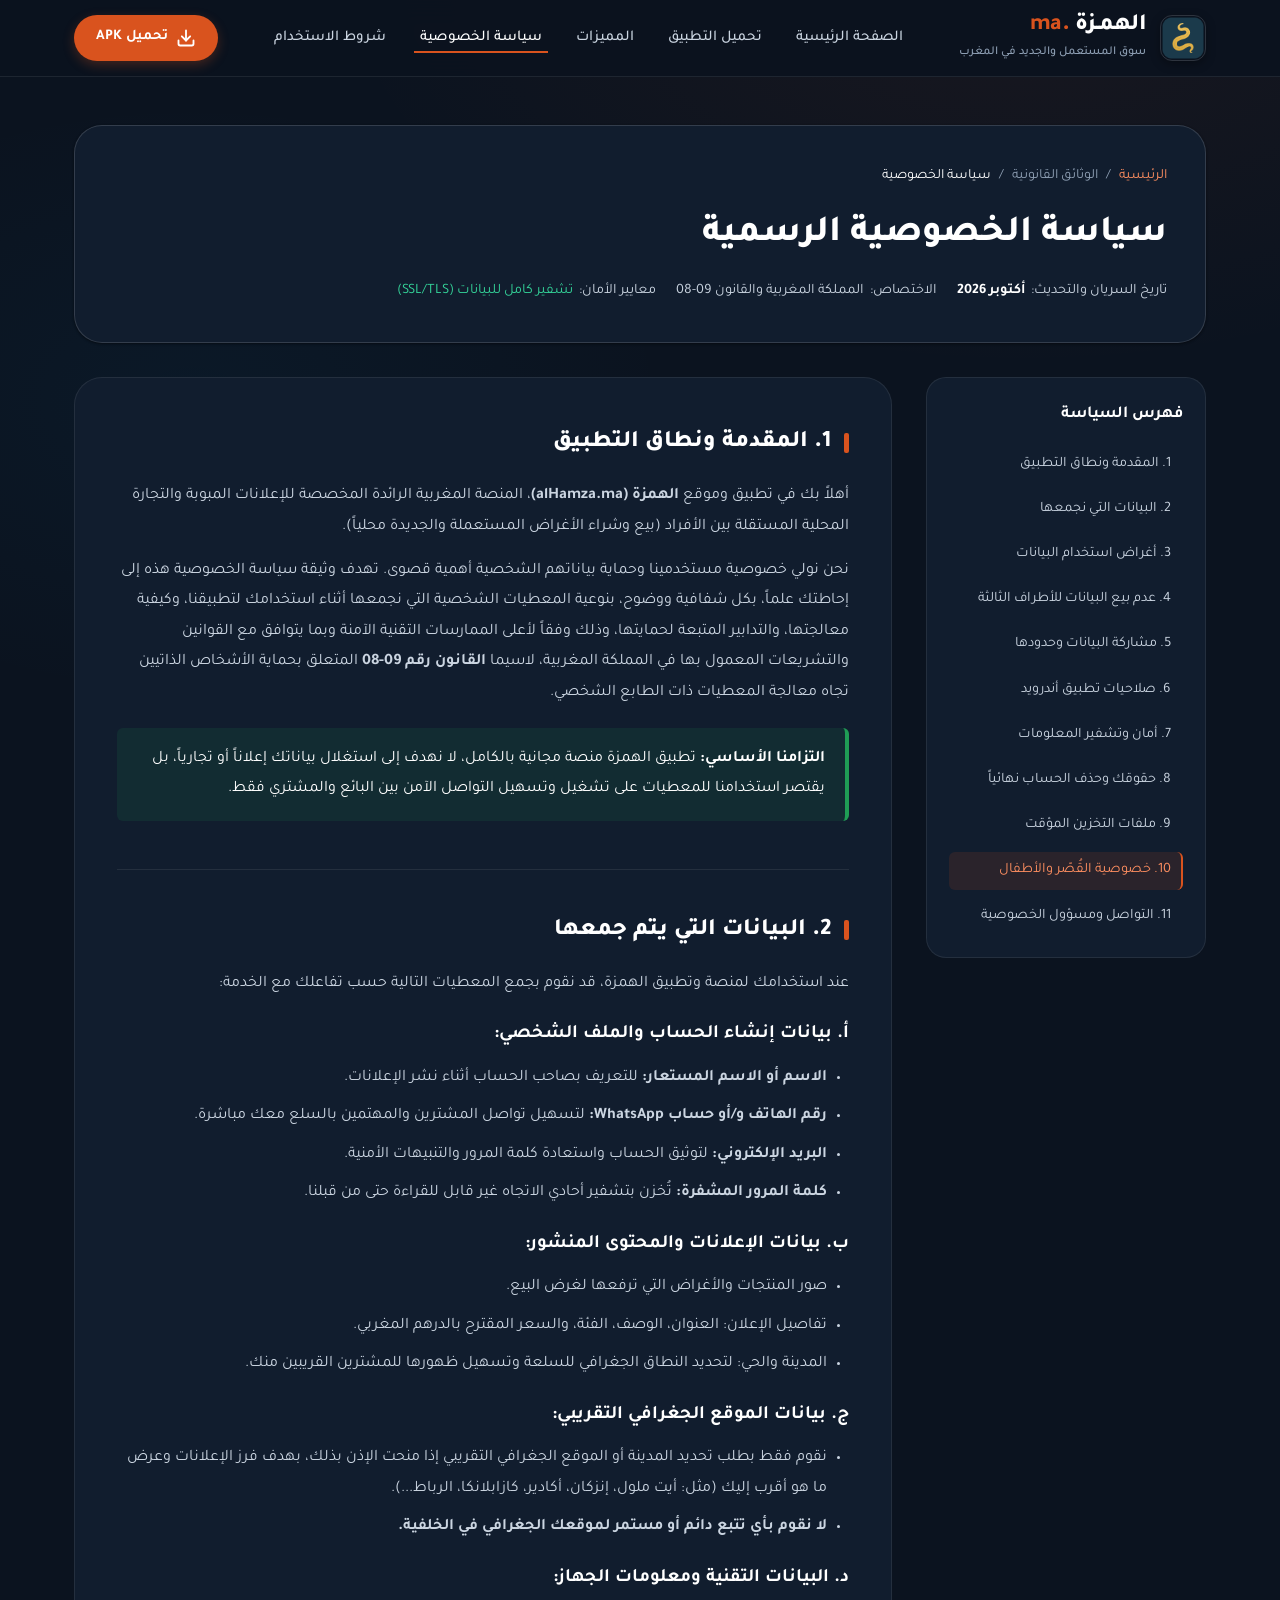
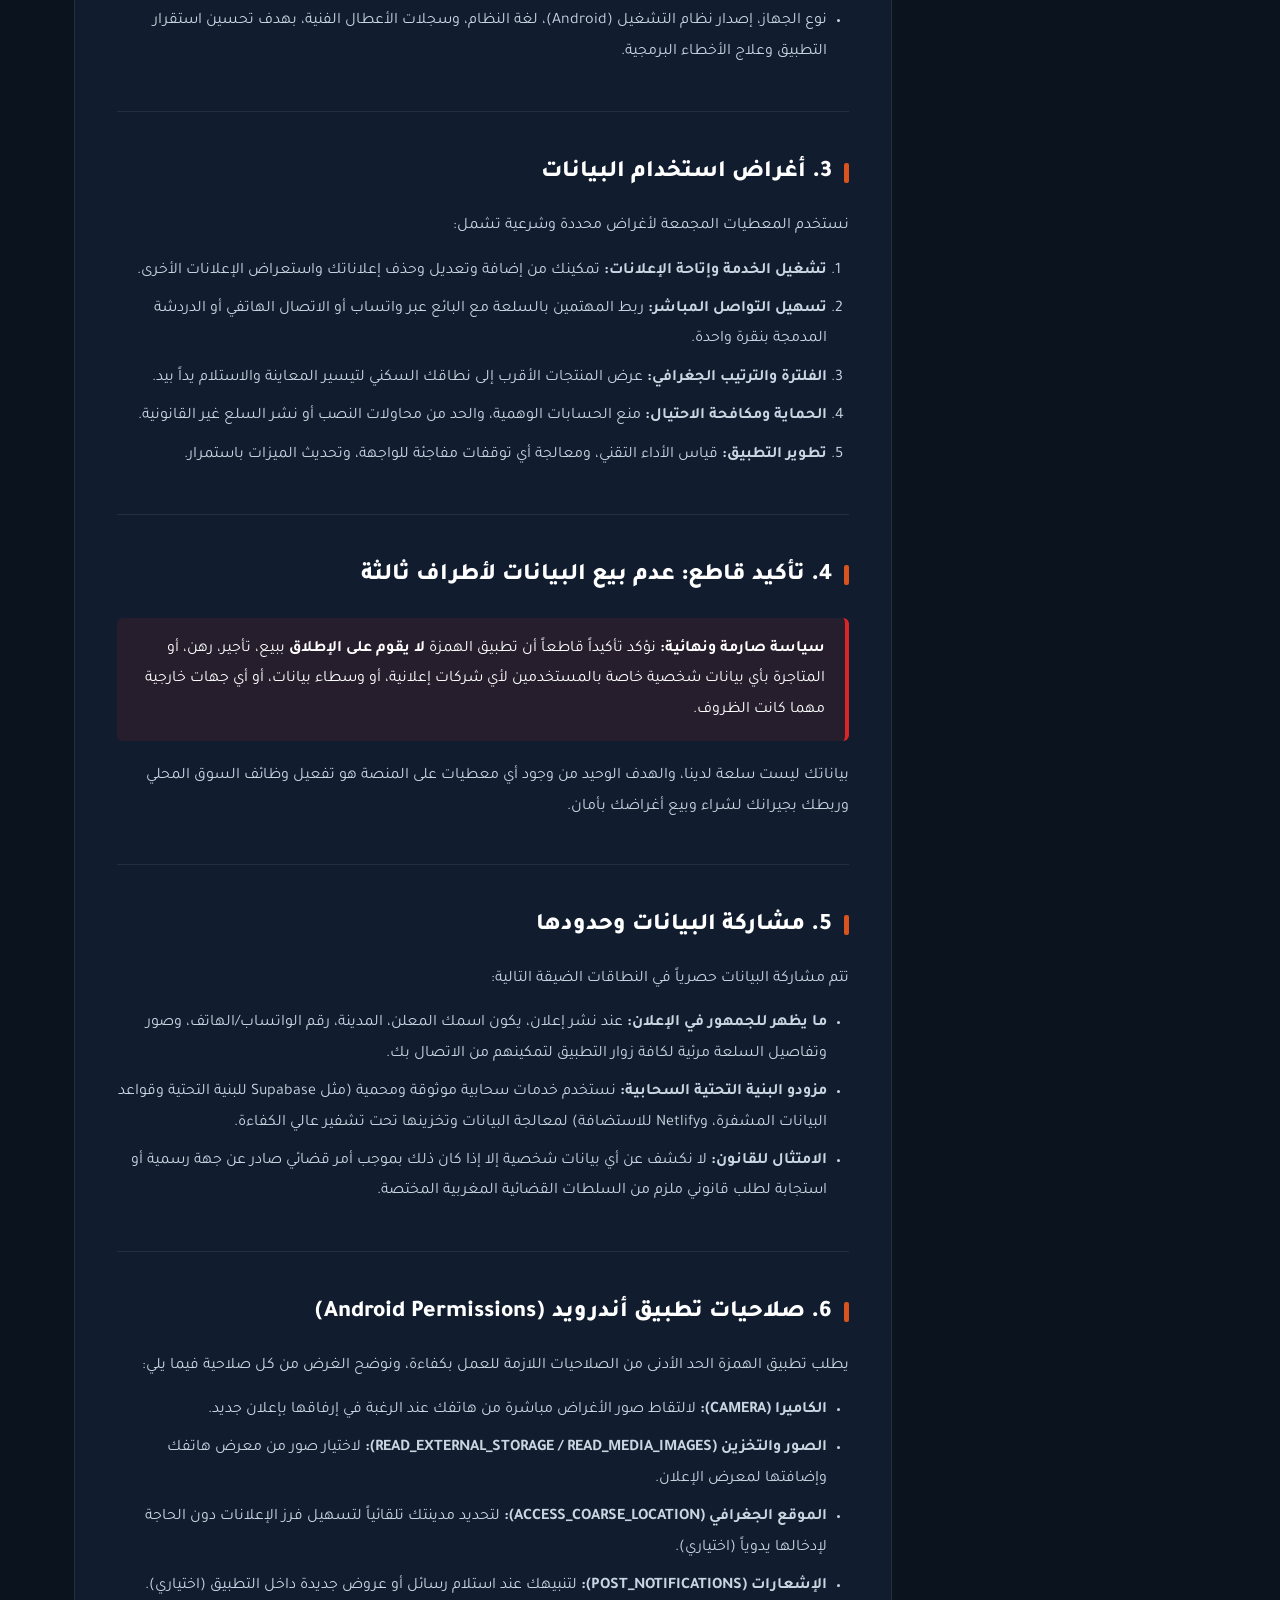
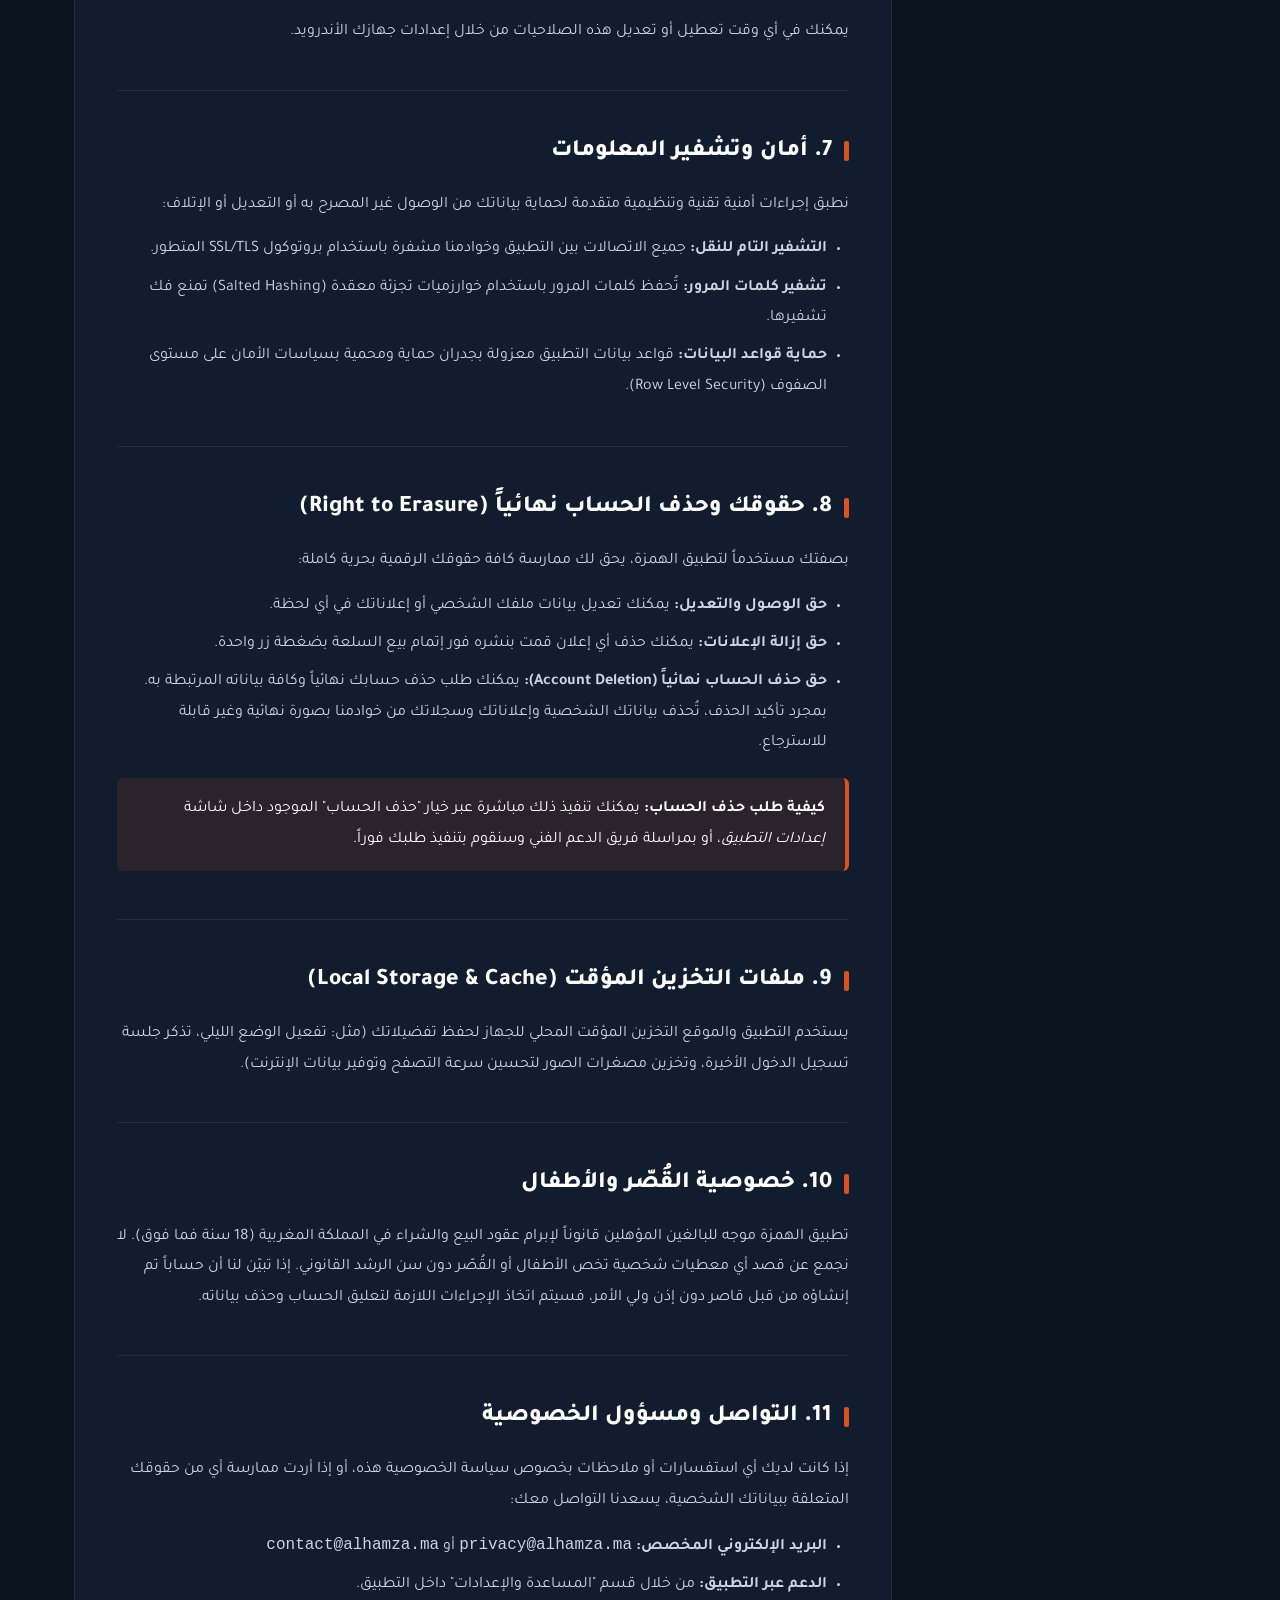
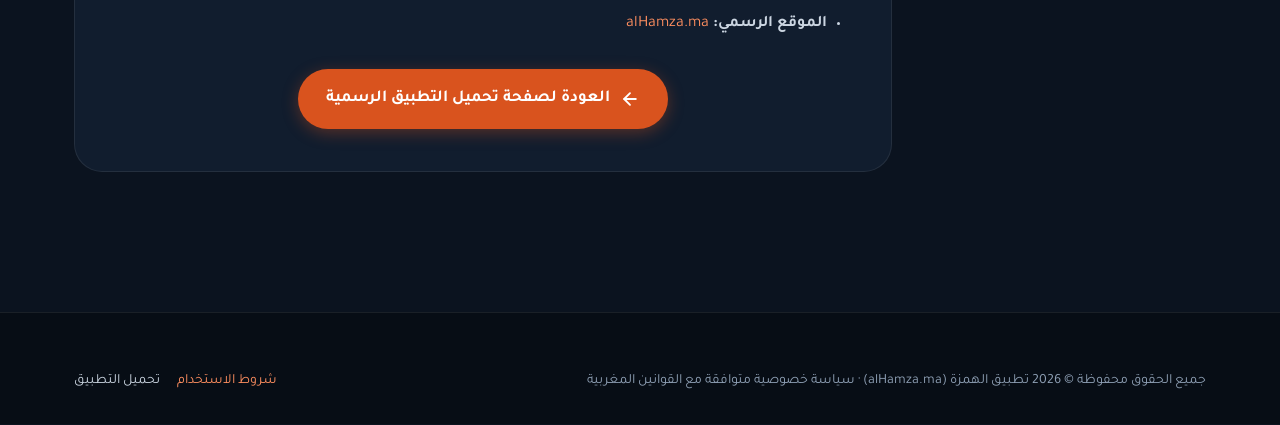
<file: privacy.html>
<!DOCTYPE html>
<html lang="ar" dir="rtl">
<head>
  <meta charset="UTF-8">
  <meta name="viewport" content="width=device-width, initial-scale=1.0">
  <meta name="description" content="سياسة الخصوصية الرسمية والشاملة لتطبيق وموقع الهمزة لسوق المستعمل في المغرب. تعرف على كيفية حماية بياناتك وأمانها.">
  <meta name="keywords" content="سياسة الخصوصية, تطبيق الهمزة, أمان البيانات, حماية الخصوصية, حذف الحساب, المغرب">
  <meta name="author" content="alHamza Team">
  <meta name="theme-color" content="#0B131F">
  
  <title>سياسة الخصوصية الرسمية | تطبيق الهمزة (alHamza.ma)</title>
  
  <!-- خطوط Google Fonts الرسمية -->
  <link rel="preconnect" href="https://fonts.googleapis.com">
  <link rel="preconnect" href="https://fonts.gstatic.com" crossorigin>
  <link href="https://fonts.googleapis.com/css2?family=Tajawal:wght@400;500;700;800;900&family=Readex+Pro:wght@400;500;600;700&display=swap" rel="stylesheet">
  
  <link rel="stylesheet" href="style.css">
  <link rel="icon" type="image/png" href="images/app-icon.png">
</head>
<body>

  <!-- شريط الموقع العلوي -->
  <header class="site-header">
    <div class="container header-inner">
      <a href="index.html" class="brand-wrapper" title="العودة للصفحة الرئيسية">
        <img src="images/app-icon.png" alt="أيقونة تطبيق الهمزة الجديدة" class="brand-logo-img">
        <div class="brand-title-group">
          <span class="brand-name">الهمـزة <span>.ma</span></span>
          <span class="brand-tagline">سوق المستعمل والجديد في المغرب</span>
        </div>
      </a>

      <nav>
        <ul class="nav-links" id="navLinks">
          <li><a href="index.html" class="nav-link">الصفحة الرئيسية</a></li>
          <li><a href="index.html#download-hub" class="nav-link">تحميل التطبيق</a></li>
          <li><a href="index.html#features" class="nav-link">المميزات</a></li>
          <li><a href="privacy.html" class="nav-link active">سياسة الخصوصية</a></li>
          <li><a href="terms.html" class="nav-link">شروط الاستخدام</a></li>
        </ul>
      </nav>

      <div class="header-actions">
        <a href="index.html#download-hub" class="header-download-btn">
          <svg class="svg-icon" viewBox="0 0 24 24" fill="none" stroke="currentColor" stroke-width="2.2" stroke-linecap="round" stroke-linejoin="round" aria-hidden="true">
            <path d="M21 15v4a2 2 0 0 1-2 2H5a2 2 0 0 1-2-2v-4"></path>
            <polyline points="7 10 12 15 17 10"></polyline>
            <line x1="12" y1="15" x2="12" y2="3"></line>
          </svg>
          <span>تحميل APK</span>
        </a>
        <button class="mobile-menu-toggle" id="mobileMenuToggle" aria-label="تبديل القائمة">
          <svg class="svg-icon" viewBox="0 0 24 24" fill="none" stroke="currentColor" stroke-width="2" stroke-linecap="round" stroke-linejoin="round" aria-hidden="true">
            <line x1="3" y1="12" x2="21" y2="12"></line>
            <line x1="3" y1="6" x2="21" y2="6"></line>
            <line x1="3" y1="18" x2="21" y2="18"></line>
          </svg>
        </button>
      </div>
    </div>
  </header>

  <!-- المحتوى القانوني الرئيسي -->
  <main class="legal-page-wrapper">
    <div class="container">
      
      <!-- بطاقة رأس الصفحة القانونية -->
      <div class="legal-header-card">
        <div class="legal-breadcrumbs">
          <a href="index.html">الرئيسية</a>
          <span>/</span>
          <span>الوثائق القانونية</span>
          <span>/</span>
          <span style="color:var(--text-main);">سياسة الخصوصية</span>
        </div>

        <h1>سياسة الخصوصية الرسمية</h1>
        
        <div class="legal-meta-bar">
          <div class="legal-meta-item">
            <span>تاريخ السريان والتحديث:</span>
            <strong style="color:var(--text-main);">أكتوبر 2026</strong>
          </div>
          <div class="legal-meta-item">
            <span>الاختصاص:</span>
            <span>المملكة المغربية والقانون 09-08</span>
          </div>
          <div class="legal-meta-item">
            <span>معايير الأمان:</span>
            <span style="color:#34D399;">تشفير كامل للبيانات (SSL/TLS)</span>
          </div>
        </div>
      </div>

      <!-- تخطيط الصفحة مع الفهرس الجانبي -->
      <div class="legal-layout-grid">
        
        <!-- الشريط الجانبي لفهرس المحتويات -->
        <aside class="legal-toc-sidebar">
          <div class="legal-toc-title">
            <span>فهرس السياسة</span>
          </div>
          <ul class="legal-toc-list">
            <li><a href="#intro" class="legal-toc-link active">1. المقدمة ونطاق التطبيق</a></li>
            <li><a href="#data-collected" class="legal-toc-link">2. البيانات التي نجمعها</a></li>
            <li><a href="#data-usage" class="legal-toc-link">3. أغراض استخدام البيانات</a></li>
            <li><a href="#no-selling" class="legal-toc-link">4. عدم بيع البيانات للأطراف الثالثة</a></li>
            <li><a href="#data-sharing" class="legal-toc-link">5. مشاركة البيانات وحدودها</a></li>
            <li><a href="#permissions" class="legal-toc-link">6. صلاحيات تطبيق أندرويد</a></li>
            <li><a href="#security" class="legal-toc-link">7. أمان وتشفير المعلومات</a></li>
            <li><a href="#user-rights" class="legal-toc-link">8. حقوقك وحذف الحساب نهائياً</a></li>
            <li><a href="#cookies" class="legal-toc-link">9. ملفات التخزين المؤقت</a></li>
            <li><a href="#children" class="legal-toc-link">10. خصوصية القُصّر والأطفال</a></li>
            <li><a href="#contact" class="legal-toc-link">11. التواصل ومسؤول الخصوصية</a></li>
          </ul>
        </aside>

        <!-- نص المقال القانوني المفصل -->
        <article class="legal-content-article">
          
          <!-- القسم 1 -->
          <section class="legal-section-block" id="intro">
            <h2>1. المقدمة ونطاق التطبيق</h2>
            <p>
              أهلاً بك في تطبيق وموقع <strong>الهمزة (alHamza.ma)</strong>، المنصة المغربية الرائدة المخصصة للإعلانات المبوبة والتجارة المحلية المستقلة بين الأفراد (بيع وشراء الأغراض المستعملة والجديدة محلياً).
            </p>
            <p>
              نحن نولي خصوصية مستخدمينا وحماية بياناتهم الشخصية أهمية قصوى. تهدف وثيقة سياسة الخصوصية هذه إلى إحاطتك علماً، بكل شفافية ووضوح، بنوعية المعطيات الشخصية التي نجمعها أثناء استخدامك لتطبيقنا، وكيفية معالجتها، والتدابير المتبعة لحمايتها، وذلك وفقاً لأعلى الممارسات التقنية الآمنة وبما يتوافق مع القوانين والتشريعات المعمول بها في المملكة المغربية، لاسيما <strong>القانون رقم 09-08</strong> المتعلق بحماية الأشخاص الذاتيين تجاه معالجة المعطيات ذات الطابع الشخصي.
            </p>
            <div class="legal-alert-box success">
              <strong>التزامنا الأساسي:</strong> تطبيق الهمزة منصة مجانية بالكامل، لا نهدف إلى استغلال بياناتك إعلاناً أو تجارياً، بل يقتصر استخدامنا للمعطيات على تشغيل وتسهيل التواصل الآمن بين البائع والمشتري فقط.
            </div>
          </section>

          <!-- القسم 2 -->
          <section class="legal-section-block" id="data-collected">
            <h2>2. البيانات التي يتم جمعها</h2>
            <p>عند استخدامك لمنصة وتطبيق الهمزة، قد نقوم بجمع المعطيات التالية حسب تفاعلك مع الخدمة:</p>
            
            <h3>أ. بيانات إنشاء الحساب والملف الشخصي:</h3>
            <ul>
              <li><strong>الاسم أو الاسم المستعار:</strong> للتعريف بصاحب الحساب أثناء نشر الإعلانات.</li>
              <li><strong>رقم الهاتف و/أو حساب WhatsApp:</strong> لتسهيل تواصل المشترين والمهتمين بالسلع معك مباشرة.</li>
              <li><strong>البريد الإلكتروني:</strong> لتوثيق الحساب واستعادة كلمة المرور والتنبيهات الأمنية.</li>
              <li><strong>كلمة المرور المشفرة:</strong> تُخزن بتشفير أحادي الاتجاه غير قابل للقراءة حتى من قبلنا.</li>
            </ul>

            <h3>ب. بيانات الإعلانات والمحتوى المنشور:</h3>
            <ul>
              <li>صور المنتجات والأغراض التي ترفعها لغرض البيع.</li>
              <li>تفاصيل الإعلان: العنوان، الوصف، الفئة، والسعر المقترح بالدرهم المغربي.</li>
              <li>المدينة والحي: لتحديد النطاق الجغرافي للسلعة وتسهيل ظهورها للمشترين القريبين منك.</li>
            </ul>

            <h3>ج. بيانات الموقع الجغرافي التقريبي:</h3>
            <ul>
              <li>
                نقوم فقط بطلب تحديد المدينة أو الموقع الجغرافي التقريبي إذا منحت الإذن بذلك، بهدف فرز الإعلانات وعرض ما هو أقرب إليك (مثل: أيت ملول، إنزكان، أكادير، كازابلانكا، الرباط...).
              </li>
              <li><strong>لا نقوم بأي تتبع دائم أو مستمر لموقعك الجغرافي في الخلفية.</strong></li>
            </ul>

            <h3>د. البيانات التقنية ومعلومات الجهاز:</h3>
            <ul>
              <li>نوع الجهاز، إصدار نظام التشغيل (Android)، لغة النظام، وسجلات الأعطال الفنية، بهدف تحسين استقرار التطبيق وعلاج الأخطاء البرمجية.</li>
            </ul>
          </section>

          <!-- القسم 3 -->
          <section class="legal-section-block" id="data-usage">
            <h2>3. أغراض استخدام البيانات</h2>
            <p>نستخدم المعطيات المجمعة لأغراض محددة وشرعية تشمل:</p>
            <ol>
              <li><strong>تشغيل الخدمة وإتاحة الإعلانات:</strong> تمكينك من إضافة وتعديل وحذف إعلاناتك واستعراض الإعلانات الأخرى.</li>
              <li><strong>تسهيل التواصل المباشر:</strong> ربط المهتمين بالسلعة مع البائع عبر واتساب أو الاتصال الهاتفي أو الدردشة المدمجة بنقرة واحدة.</li>
              <li><strong>الفلترة والترتيب الجغرافي:</strong> عرض المنتجات الأقرب إلى نطاقك السكني لتيسير المعاينة والاستلام يداً بيد.</li>
              <li><strong>الحماية ومكافحة الاحتيال:</strong> منع الحسابات الوهمية، والحد من محاولات النصب أو نشر السلع غير القانونية.</li>
              <li><strong>تطوير التطبيق:</strong> قياس الأداء التقني، ومعالجة أي توقفات مفاجئة للواجهة، وتحديث الميزات باستمرار.</li>
            </ol>
          </section>

          <!-- القسم 4 -->
          <section class="legal-section-block" id="no-selling">
            <h2>4. تأكيد قاطع: عدم بيع البيانات لأطراف ثالثة</h2>
            <div class="legal-alert-box danger">
              <strong>سياسة صارمة ونهائية:</strong> نؤكد تأكيداً قاطعاً أن تطبيق الهمزة <strong>لا يقوم على الإطلاق</strong> ببيع، تأجير، رهن، أو المتاجرة بأي بيانات شخصية خاصة بالمستخدمين لأي شركات إعلانية، أو وسطاء بيانات، أو أي جهات خارجية مهما كانت الظروف.
            </div>
            <p>
              بياناتك ليست سلعة لدينا، والهدف الوحيد من وجود أي معطيات على المنصة هو تفعيل وظائف السوق المحلي وربطك بجيرانك لشراء وبيع أغراضك بأمان.
            </p>
          </section>

          <!-- القسم 5 -->
          <section class="legal-section-block" id="data-sharing">
            <h2>5. مشاركة البيانات وحدودها</h2>
            <p>تتم مشاركة البيانات حصرياً في النطاقات الضيقة التالية:</p>
            <ul>
              <li><strong>ما يظهر للجمهور في الإعلان:</strong> عند نشر إعلان، يكون اسمك المعلن، المدينة، رقم الواتساب/الهاتف، وصور وتفاصيل السلعة مرئية لكافة زوار التطبيق لتمكينهم من الاتصال بك.</li>
              <li><strong>مزودو البنية التحتية السحابية:</strong> نستخدم خدمات سحابية موثوقة ومحمية (مثل Supabase للبنية التحتية وقواعد البيانات المشفرة، وNetlify للاستضافة) لمعالجة البيانات وتخزينها تحت تشفير عالي الكفاءة.</li>
              <li><strong>الامتثال للقانون:</strong> لا نكشف عن أي بيانات شخصية إلا إذا كان ذلك بموجب أمر قضائي صادر عن جهة رسمية أو استجابة لطلب قانوني ملزم من السلطات القضائية المغربية المختصة.</li>
            </ul>
          </section>

          <!-- القسم 6 -->
          <section class="legal-section-block" id="permissions">
            <h2>6. صلاحيات تطبيق أندرويد (Android Permissions)</h2>
            <p>يطلب تطبيق الهمزة الحد الأدنى من الصلاحيات اللازمة للعمل بكفاءة، ونوضح الغرض من كل صلاحية فيما يلي:</p>
            <ul>
              <li><strong>الكاميرا (CAMERA):</strong> لالتقاط صور الأغراض مباشرة من هاتفك عند الرغبة في إرفاقها بإعلان جديد.</li>
              <li><strong>الصور والتخزين (READ_EXTERNAL_STORAGE / READ_MEDIA_IMAGES):</strong> لاختيار صور من معرض هاتفك وإضافتها لمعرض الإعلان.</li>
              <li><strong>الموقع الجغرافي (ACCESS_COARSE_LOCATION):</strong> لتحديد مدينتك تلقائياً لتسهيل فرز الإعلانات دون الحاجة لإدخالها يدوياً (اختياري).</li>
              <li><strong>الإشعارات (POST_NOTIFICATIONS):</strong> لتنبيهك عند استلام رسائل أو عروض جديدة داخل التطبيق (اختياري).</li>
            </ul>
            <p>يمكنك في أي وقت تعطيل أو تعديل هذه الصلاحيات من خلال إعدادات جهازك الأندرويد.</p>
          </section>

          <!-- القسم 7 -->
          <section class="legal-section-block" id="security">
            <h2>7. أمان وتشفير المعلومات</h2>
            <p>
              نطبق إجراءات أمنية تقنية وتنظيمية متقدمة لحماية بياناتك من الوصول غير المصرح به أو التعديل أو الإتلاف:
            </p>
            <ul>
              <li><strong>التشفير التام للنقل:</strong> جميع الاتصالات بين التطبيق وخوادمنا مشفرة باستخدام بروتوكول SSL/TLS المتطور.</li>
              <li><strong>تشفير كلمات المرور:</strong> تُحفظ كلمات المرور باستخدام خوارزميات تجزئة معقدة (Salted Hashing) تمنع فك تشفيرها.</li>
              <li><strong>حماية قواعد البيانات:</strong> قواعد بيانات التطبيق معزولة بجدران حماية ومحمية بسياسات الأمان على مستوى الصفوف (Row Level Security).</li>
            </ul>
          </section>

          <!-- القسم 8 -->
          <section class="legal-section-block" id="user-rights">
            <h2>8. حقوقك وحذف الحساب نهائياً (Right to Erasure)</h2>
            <p>بصفتك مستخدماً لتطبيق الهمزة، يحق لك ممارسة كافة حقوقك الرقمية بحرية كاملة:</p>
            <ul>
              <li><strong>حق الوصول والتعديل:</strong> يمكنك تعديل بيانات ملفك الشخصي أو إعلاناتك في أي لحظة.</li>
              <li><strong>حق إزالة الإعلانات:</strong> يمكنك حذف أي إعلان قمت بنشره فور إتمام بيع السلعة بضغطة زر واحدة.</li>
              <li><strong>حق حذف الحساب نهائياً (Account Deletion):</strong> يمكنك طلب حذف حسابك نهائياً وكافة بياناته المرتبطة به. بمجرد تأكيد الحذف، تُحذف بياناتك الشخصية وإعلاناتك وسجلاتك من خوادمنا بصورة نهائية وغير قابلة للاسترجاع.</li>
            </ul>
            <div class="legal-alert-box">
              <strong>كيفية طلب حذف الحساب:</strong> يمكنك تنفيذ ذلك مباشرة عبر خيار "حذف الحساب" الموجود داخل شاشة <em>إعدادات التطبيق</em>، أو بمراسلة فريق الدعم الفني وسنقوم بتنفيذ طلبك فوراً.
            </div>
          </section>

          <!-- القسم 9 -->
          <section class="legal-section-block" id="cookies">
            <h2>9. ملفات التخزين المؤقت (Local Storage & Cache)</h2>
            <p>
              يستخدم التطبيق والموقع التخزين المؤقت المحلي للجهاز لحفظ تفضيلاتك (مثل: تفعيل الوضع الليلي، تذكر جلسة تسجيل الدخول الأخيرة، وتخزين مصغرات الصور لتحسين سرعة التصفح وتوفير بيانات الإنترنت).
            </p>
          </section>

          <!-- القسم 10 -->
          <section class="legal-section-block" id="children">
            <h2>10. خصوصية القُصّر والأطفال</h2>
            <p>
              تطبيق الهمزة موجه للبالغين المؤهلين قانوناً لإبرام عقود البيع والشراء في المملكة المغربية (18 سنة فما فوق). لا نجمع عن قصد أي معطيات شخصية تخص الأطفال أو القُصّر دون سن الرشد القانوني. إذا تبيّن لنا أن حساباً تم إنشاؤه من قبل قاصر دون إذن ولي الأمر، فسيتم اتخاذ الإجراءات اللازمة لتعليق الحساب وحذف بياناته.
            </p>
          </section>

          <!-- القسم 11 -->
          <section class="legal-section-block" id="contact">
            <h2>11. التواصل ومسؤول الخصوصية</h2>
            <p>
              إذا كانت لديك أي استفسارات أو ملاحظات بخصوص سياسة الخصوصية هذه، أو إذا أردت ممارسة أي من حقوقك المتعلقة ببياناتك الشخصية، يسعدنا التواصل معك:
            </p>
            <ul>
              <li><strong>البريد الإلكتروني المخصص:</strong> <code>privacy@alhamza.ma</code> أو <code>contact@alhamza.ma</code></li>
              <li><strong>الدعم عبر التطبيق:</strong> من خلال قسم "المساعدة والإعدادات" داخل التطبيق.</li>
              <li><strong>الموقع الرسمي:</strong> <a href="index.html" style="color:var(--text-primary-color);">alHamza.ma</a></li>
            </ul>
            <div style="margin-top: 30px; text-align: center;">
              <a href="index.html#download-hub" class="btn-mediafire-main" style="display:inline-flex;">
                <svg class="svg-icon" viewBox="0 0 24 24" fill="none" stroke="currentColor" stroke-width="2.2" stroke-linecap="round" stroke-linejoin="round" aria-hidden="true">
                  <path d="M19 12H5"></path>
                  <polyline points="12 19 5 12 12 5"></polyline>
                </svg>
                <span>العودة لصفحة تحميل التطبيق الرسمية</span>
              </a>
            </div>
          </section>

        </article>

      </div>

    </div>
  </main>

  <!-- التذييل السفلي -->
  <footer class="site-footer">
    <div class="container">
      <div class="footer-bottom-bar" style="border-top:none; padding-top:0;">
        <span>جميع الحقوق محفوظة © 2026 تطبيق الهمزة (alHamza.ma) · سياسة خصوصية متوافقة مع القوانين المغربية</span>
        <span>
          <a href="terms.html" style="color:var(--text-primary-color); margin-left:14px;">شروط الاستخدام</a>
          <a href="index.html" style="color:var(--text-body);">تحميل التطبيق</a>
        </span>
      </div>
    </div>
  </footer>

  <script src="script.js"></script>
</body>
</html>
</file>
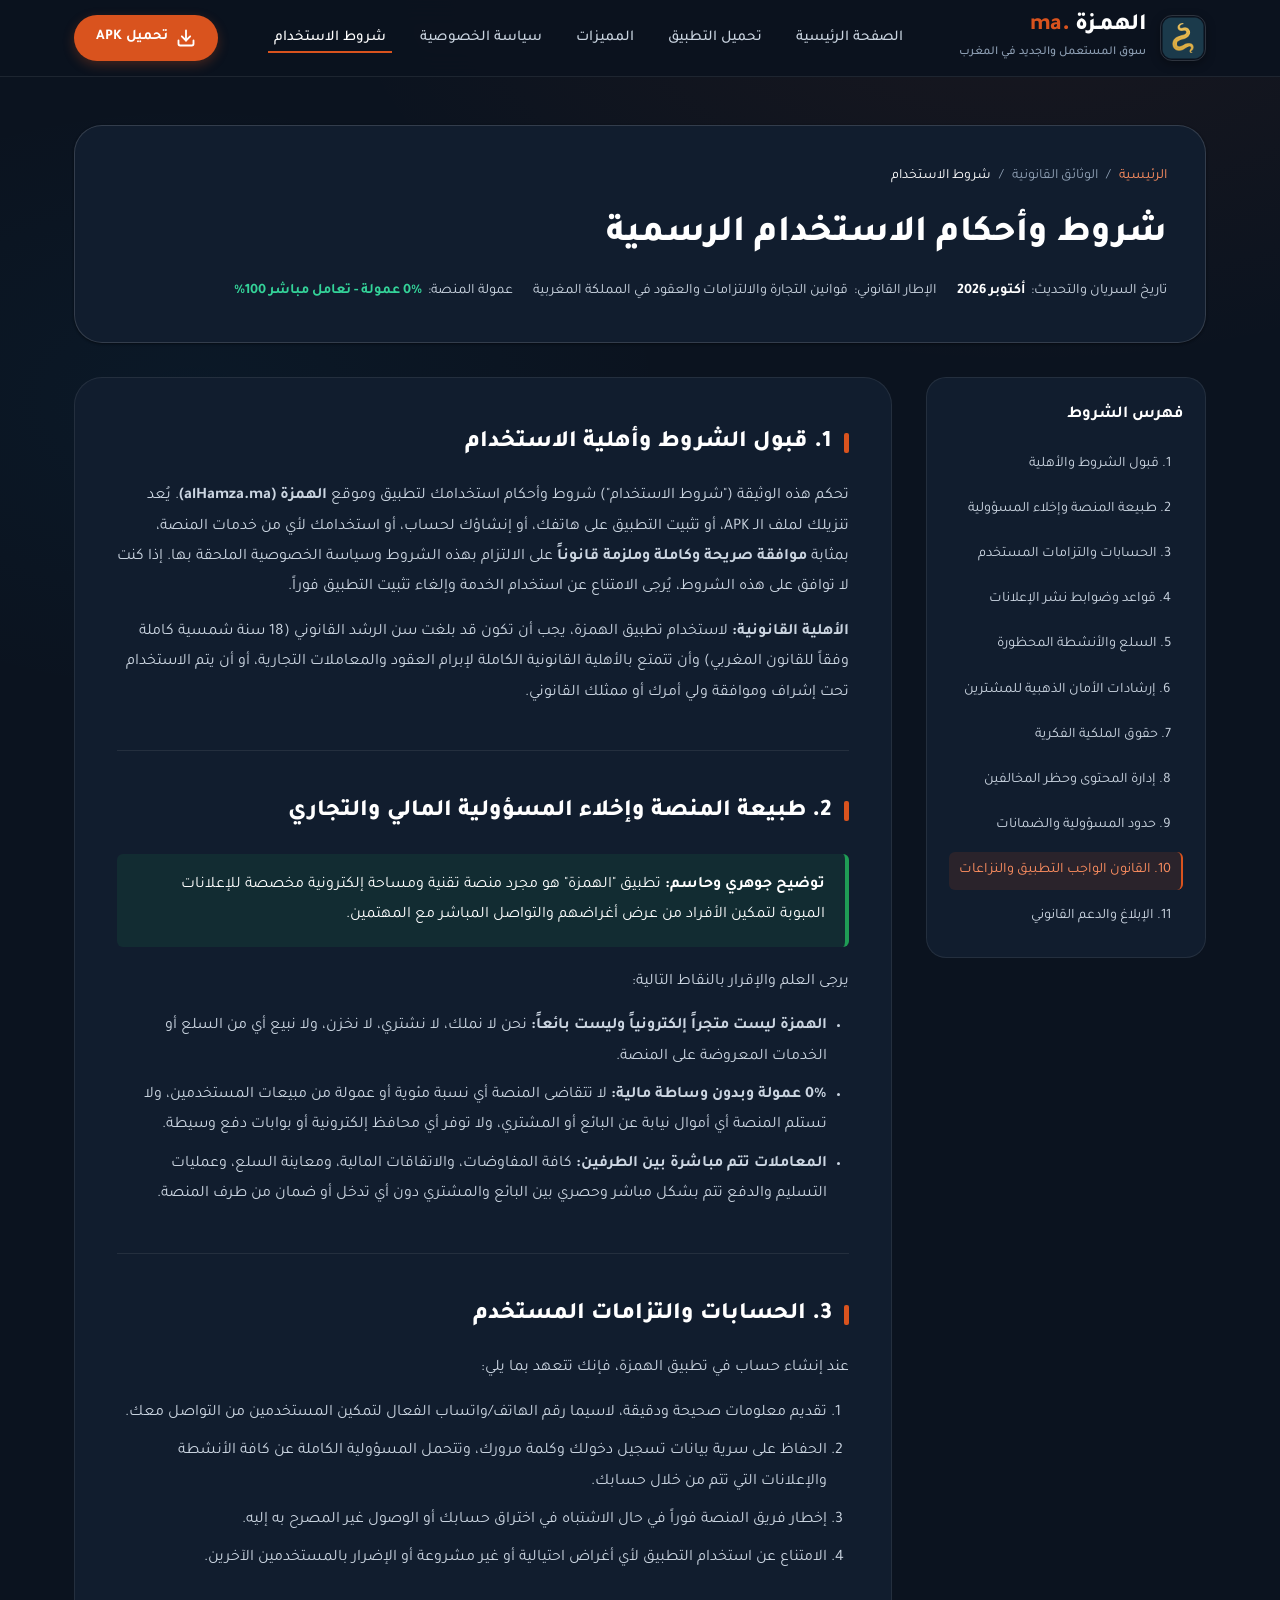
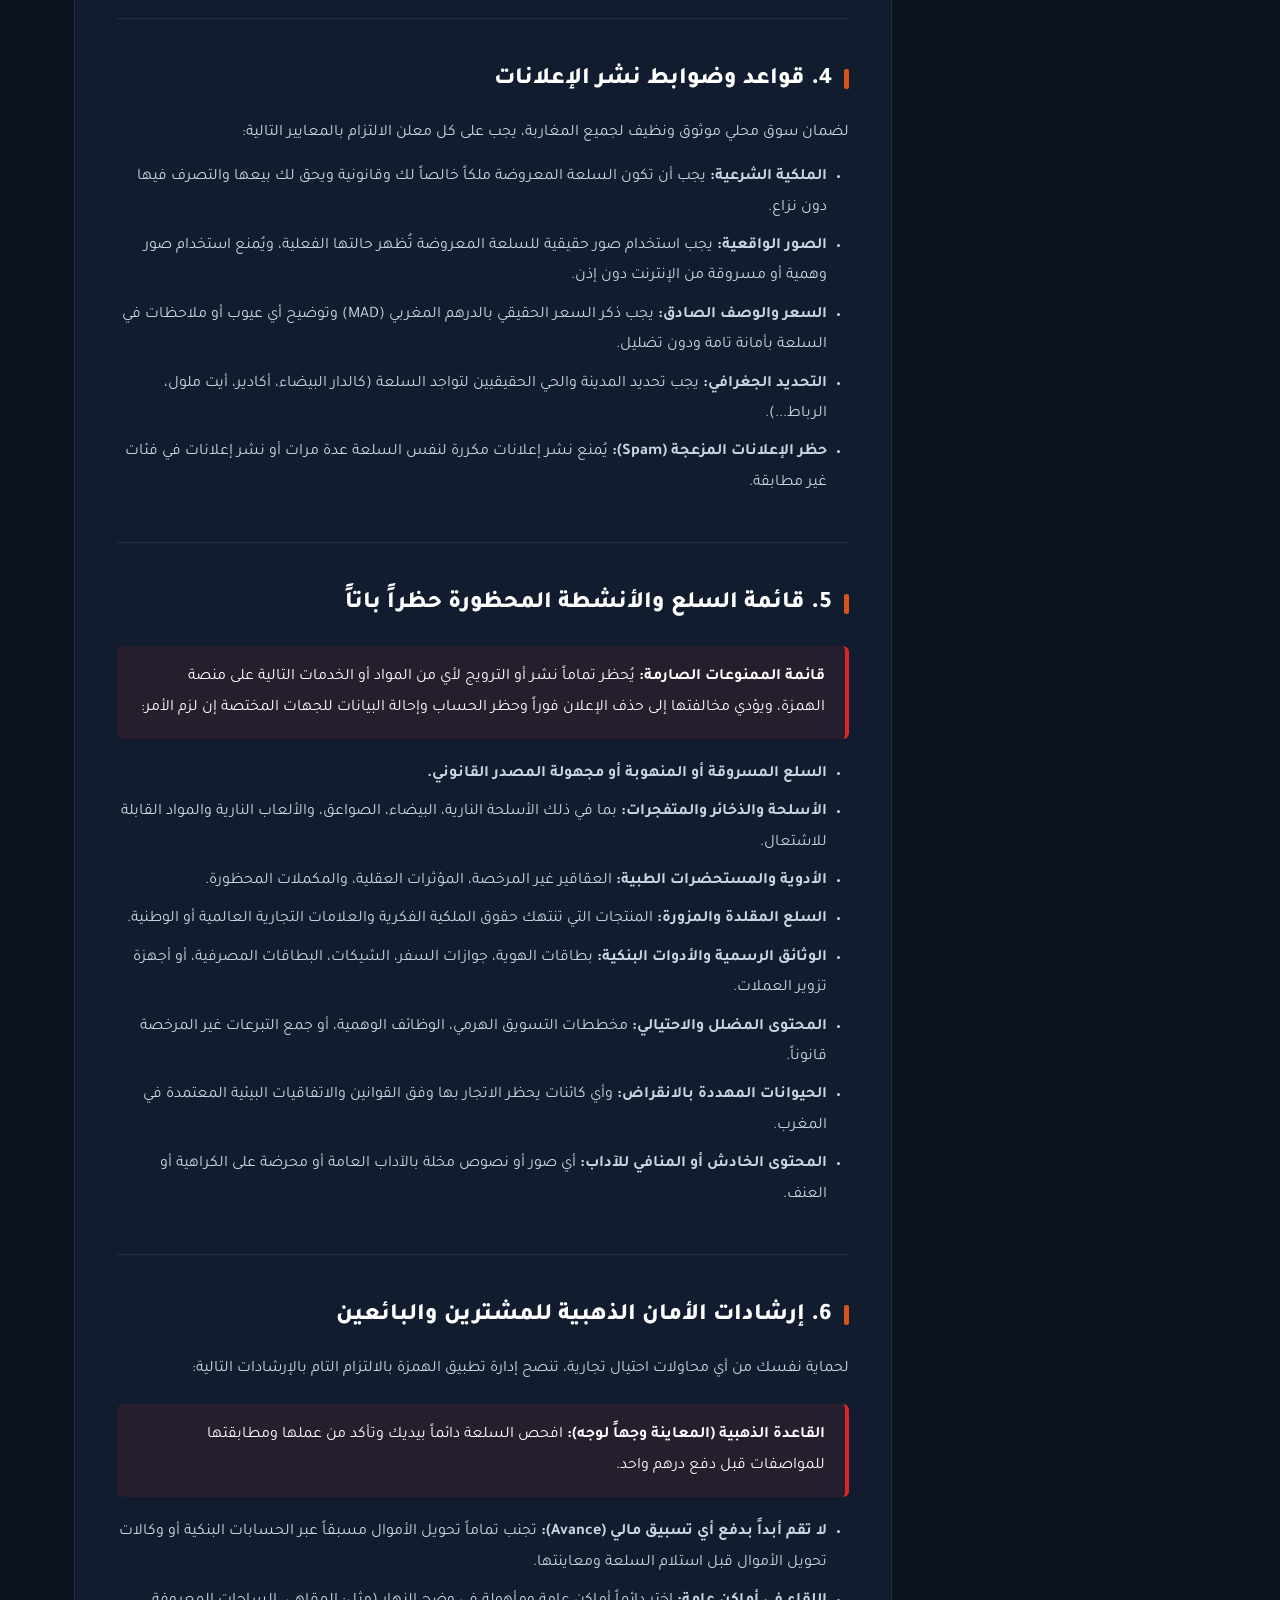
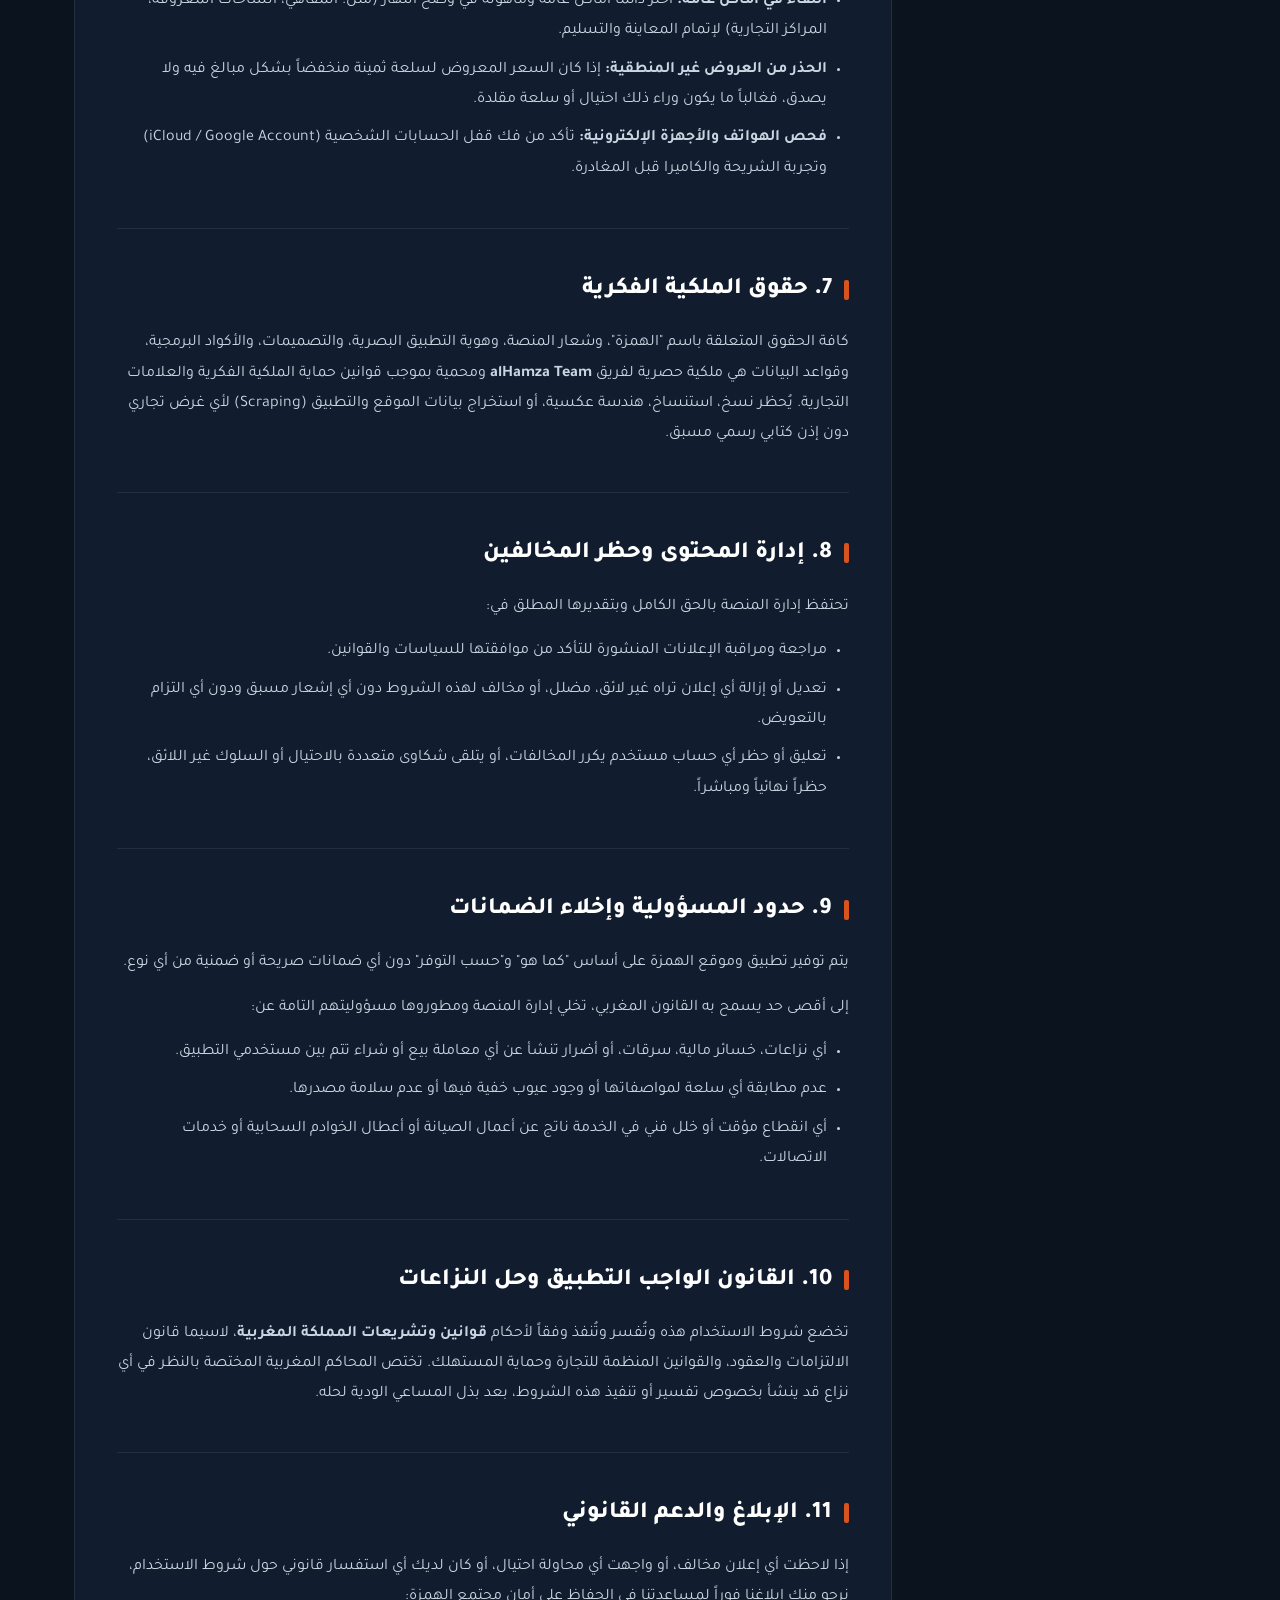
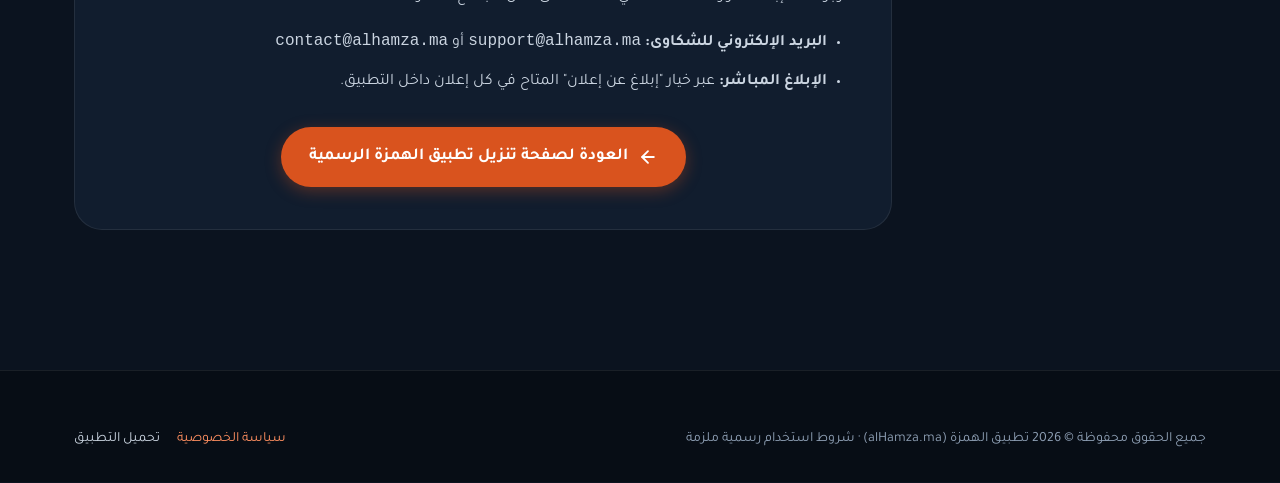
<file: terms.html>
<!DOCTYPE html>
<html lang="ar" dir="rtl">
<head>
  <meta charset="UTF-8">
  <meta name="viewport" content="width=device-width, initial-scale=1.0">
  <meta name="description" content="شروط وأحكام استخدام تطبيق وموقع الهمزة لسوق المستعمل في المغرب. التزامات البائع والمشتري، السلع الممنوعة، وإرشادات الأمان.">
  <meta name="keywords" content="شروط الاستخدام, تطبيق الهمزة, شروط وأحكام, سوق المستعمل المغرب, قواعد البيع والشراء, حماية المستخدم">
  <meta name="author" content="alHamza Team">
  <meta name="theme-color" content="#0B131F">
  
  <title>شروط الاستخدام الرسمية | تطبيق الهمزة (alHamza.ma)</title>
  
  <!-- خطوط Google Fonts الرسمية -->
  <link rel="preconnect" href="https://fonts.googleapis.com">
  <link rel="preconnect" href="https://fonts.gstatic.com" crossorigin>
  <link href="https://fonts.googleapis.com/css2?family=Tajawal:wght@400;500;700;800;900&family=Readex+Pro:wght@400;500;600;700&display=swap" rel="stylesheet">
  
  <link rel="stylesheet" href="style.css">
  <link rel="icon" type="image/png" href="images/app-icon.png">
</head>
<body>

  <!-- شريط الموقع العلوي -->
  <header class="site-header">
    <div class="container header-inner">
      <a href="index.html" class="brand-wrapper" title="العودة للصفحة الرئيسية">
        <img src="images/app-icon.png" alt="أيقونة تطبيق الهمزة الجديدة" class="brand-logo-img">
        <div class="brand-title-group">
          <span class="brand-name">الهمـزة <span>.ma</span></span>
          <span class="brand-tagline">سوق المستعمل والجديد في المغرب</span>
        </div>
      </a>

      <nav>
        <ul class="nav-links" id="navLinks">
          <li><a href="index.html" class="nav-link">الصفحة الرئيسية</a></li>
          <li><a href="index.html#download-hub" class="nav-link">تحميل التطبيق</a></li>
          <li><a href="index.html#features" class="nav-link">المميزات</a></li>
          <li><a href="privacy.html" class="nav-link">سياسة الخصوصية</a></li>
          <li><a href="terms.html" class="nav-link active">شروط الاستخدام</a></li>
        </ul>
      </nav>

      <div class="header-actions">
        <a href="index.html#download-hub" class="header-download-btn">
          <svg class="svg-icon" viewBox="0 0 24 24" fill="none" stroke="currentColor" stroke-width="2.2" stroke-linecap="round" stroke-linejoin="round" aria-hidden="true">
            <path d="M21 15v4a2 2 0 0 1-2 2H5a2 2 0 0 1-2-2v-4"></path>
            <polyline points="7 10 12 15 17 10"></polyline>
            <line x1="12" y1="15" x2="12" y2="3"></line>
          </svg>
          <span>تحميل APK</span>
        </a>
        <button class="mobile-menu-toggle" id="mobileMenuToggle" aria-label="تبديل القائمة">
          <svg class="svg-icon" viewBox="0 0 24 24" fill="none" stroke="currentColor" stroke-width="2" stroke-linecap="round" stroke-linejoin="round" aria-hidden="true">
            <line x1="3" y1="12" x2="21" y2="12"></line>
            <line x1="3" y1="6" x2="21" y2="6"></line>
            <line x1="3" y1="18" x2="21" y2="18"></line>
          </svg>
        </button>
      </div>
    </div>
  </header>

  <!-- المحتوى القانوني الرئيسي -->
  <main class="legal-page-wrapper">
    <div class="container">
      
      <!-- بطاقة رأس الصفحة القانونية -->
      <div class="legal-header-card">
        <div class="legal-breadcrumbs">
          <a href="index.html">الرئيسية</a>
          <span>/</span>
          <span>الوثائق القانونية</span>
          <span>/</span>
          <span style="color:var(--text-main);">شروط الاستخدام</span>
        </div>

        <h1>شروط وأحكام الاستخدام الرسمية</h1>
        
        <div class="legal-meta-bar">
          <div class="legal-meta-item">
            <span>تاريخ السريان والتحديث:</span>
            <strong style="color:var(--text-main);">أكتوبر 2026</strong>
          </div>
          <div class="legal-meta-item">
            <span>الإطار القانوني:</span>
            <span>قوانين التجارة والالتزامات والعقود في المملكة المغربية</span>
          </div>
          <div class="legal-meta-item">
            <span>عمولة المنصة:</span>
            <span style="color:#34D399; font-weight:700;">0% عمولة - تعامل مباشر 100%</span>
          </div>
        </div>
      </div>

      <!-- تخطيط الصفحة مع الفهرس الجانبي -->
      <div class="legal-layout-grid">
        
        <!-- الشريط الجانبي لفهرس المحتويات -->
        <aside class="legal-toc-sidebar">
          <div class="legal-toc-title">
            <span>فهرس الشروط</span>
          </div>
          <ul class="legal-toc-list">
            <li><a href="#acceptance" class="legal-toc-link active">1. قبول الشروط والأهلية</a></li>
            <li><a href="#nature" class="legal-toc-link">2. طبيعة المنصة وإخلاء المسؤولية</a></li>
            <li><a href="#account" class="legal-toc-link">3. الحسابات والتزامات المستخدم</a></li>
            <li><a href="#listing-rules" class="legal-toc-link">4. قواعد وضوابط نشر الإعلانات</a></li>
            <li><a href="#prohibited" class="legal-toc-link">5. السلع والأنشطة المحظورة</a></li>
            <li><a href="#safety-tips" class="legal-toc-link">6. إرشادات الأمان الذهبية للمشترين</a></li>
            <li><a href="#intellectual" class="legal-toc-link">7. حقوق الملكية الفكرية</a></li>
            <li><a href="#moderation" class="legal-toc-link">8. إدارة المحتوى وحظر المخالفين</a></li>
            <li><a href="#liability" class="legal-toc-link">9. حدود المسؤولية والضمانات</a></li>
            <li><a href="#governing-law" class="legal-toc-link">10. القانون الواجب التطبيق والنزاعات</a></li>
            <li><a href="#contact-support" class="legal-toc-link">11. الإبلاغ والدعم القانوني</a></li>
          </ul>
        </aside>

        <!-- نص المقال القانوني المفصل -->
        <article class="legal-content-article">
          
          <!-- القسم 1 -->
          <section class="legal-section-block" id="acceptance">
            <h2>1. قبول الشروط وأهلية الاستخدام</h2>
            <p>
              تحكم هذه الوثيقة ("شروط الاستخدام") شروط وأحكام استخدامك لتطبيق وموقع <strong>الهمزة (alHamza.ma)</strong>. يُعد تنزيلك لملف الـ APK، أو تثبيت التطبيق على هاتفك، أو إنشاؤك لحساب، أو استخدامك لأي من خدمات المنصة، بمثابة <strong>موافقة صريحة وكاملة وملزمة قانوناً</strong> على الالتزام بهذه الشروط وسياسة الخصوصية الملحقة بها. إذا كنت لا توافق على هذه الشروط، يُرجى الامتناع عن استخدام الخدمة وإلغاء تثبيت التطبيق فوراً.
            </p>
            <p>
              <strong>الأهلية القانونية:</strong> لاستخدام تطبيق الهمزة، يجب أن تكون قد بلغت سن الرشد القانوني (18 سنة شمسية كاملة وفقاً للقانون المغربي) وأن تتمتع بالأهلية القانونية الكاملة لإبرام العقود والمعاملات التجارية، أو أن يتم الاستخدام تحت إشراف وموافقة ولي أمرك أو ممثلك القانوني.
            </p>
          </section>

          <!-- القسم 2 -->
          <section class="legal-section-block" id="nature">
            <h2>2. طبيعة المنصة وإخلاء المسؤولية المالي والتجاري</h2>
            <div class="legal-alert-box success">
              <strong>توضيح جوهري وحاسم:</strong> تطبيق "الهمزة" هو مجرد منصة تقنية ومساحة إلكترونية مخصصة للإعلانات المبوبة لتمكين الأفراد من عرض أغراضهم والتواصل المباشر مع المهتمين.
            </div>
            <p>
              يرجى العلم والإقرار بالنقاط التالية:
            </p>
            <ul>
              <li><strong>الهمزة ليست متجراً إلكترونياً وليست بائعاً:</strong> نحن لا نملك، لا نشتري، لا نخزن، ولا نبيع أي من السلع أو الخدمات المعروضة على المنصة.</li>
              <li><strong>0% عمولة وبدون وساطة مالية:</strong> لا تتقاضى المنصة أي نسبة مئوية أو عمولة من مبيعات المستخدمين، ولا تستلم المنصة أي أموال نيابة عن البائع أو المشتري، ولا توفر أي محافظ إلكترونية أو بوابات دفع وسيطة.</li>
              <li><strong>المعاملات تتم مباشرة بين الطرفين:</strong> كافة المفاوضات، والاتفاقات المالية، ومعاينة السلع، وعمليات التسليم والدفع تتم بشكل مباشر وحصري بين البائع والمشتري دون أي تدخل أو ضمان من طرف المنصة.</li>
            </ul>
          </section>

          <!-- القسم 3 -->
          <section class="legal-section-block" id="account">
            <h2>3. الحسابات والتزامات المستخدم</h2>
            <p>عند إنشاء حساب في تطبيق الهمزة، فإنك تتعهد بما يلي:</p>
            <ol>
              <li>تقديم معلومات صحيحة ودقيقة، لاسيما رقم الهاتف/واتساب الفعال لتمكين المستخدمين من التواصل معك.</li>
              <li>الحفاظ على سرية بيانات تسجيل دخولك وكلمة مرورك، وتتحمل المسؤولية الكاملة عن كافة الأنشطة والإعلانات التي تتم من خلال حسابك.</li>
              <li>إخطار فريق المنصة فوراً في حال الاشتباه في اختراق حسابك أو الوصول غير المصرح به إليه.</li>
              <li>الامتناع عن استخدام التطبيق لأي أغراض احتيالية أو غير مشروعة أو الإضرار بالمستخدمين الآخرين.</li>
            </ol>
          </section>

          <!-- القسم 4 -->
          <section class="legal-section-block" id="listing-rules">
            <h2>4. قواعد وضوابط نشر الإعلانات</h2>
            <p>لضمان سوق محلي موثوق ونظيف لجميع المغاربة، يجب على كل معلن الالتزام بالمعايير التالية:</p>
            <ul>
              <li><strong>الملكية الشرعية:</strong> يجب أن تكون السلعة المعروضة ملكاً خالصاً لك وقانونية ويحق لك بيعها والتصرف فيها دون نزاع.</li>
              <li><strong>الصور الواقعية:</strong> يجب استخدام صور حقيقية للسلعة المعروضة تُظهر حالتها الفعلية، ويُمنع استخدام صور وهمية أو مسروقة من الإنترنت دون إذن.</li>
              <li><strong>السعر والوصف الصادق:</strong> يجب ذكر السعر الحقيقي بالدرهم المغربي (MAD) وتوضيح أي عيوب أو ملاحظات في السلعة بأمانة تامة ودون تضليل.</li>
              <li><strong>التحديد الجغرافي:</strong> يجب تحديد المدينة والحي الحقيقيين لتواجد السلعة (كالدار البيضاء، أكادير، أيت ملول، الرباط...).</li>
              <li><strong>حظر الإعلانات المزعجة (Spam):</strong> يُمنع نشر إعلانات مكررة لنفس السلعة عدة مرات أو نشر إعلانات في فئات غير مطابقة.</li>
            </ul>
          </section>

          <!-- القسم 5 -->
          <section class="legal-section-block" id="prohibited">
            <h2>5. قائمة السلع والأنشطة المحظورة حظراً باتاً</h2>
            <div class="legal-alert-box danger">
              <strong>قائمة الممنوعات الصارمة:</strong> يُحظر تماماً نشر أو الترويج لأي من المواد أو الخدمات التالية على منصة الهمزة، ويؤدي مخالفتها إلى حذف الإعلان فوراً وحظر الحساب وإحالة البيانات للجهات المختصة إن لزم الأمر:
            </div>
            <ul>
              <li><strong>السلع المسروقة أو المنهوبة أو مجهولة المصدر القانوني.</strong></li>
              <li><strong>الأسلحة والذخائر والمتفجرات:</strong> بما في ذلك الأسلحة النارية، البيضاء، الصواعق، والألعاب النارية والمواد القابلة للاشتعال.</li>
              <li><strong>الأدوية والمستحضرات الطبية:</strong> العقاقير غير المرخصة، المؤثرات العقلية، والمكملات المحظورة.</li>
              <li><strong>السلع المقلدة والمزورة:</strong> المنتجات التي تنتهك حقوق الملكية الفكرية والعلامات التجارية العالمية أو الوطنية.</li>
              <li><strong>الوثائق الرسمية والأدوات البنكية:</strong> بطاقات الهوية، جوازات السفر، الشيكات، البطاقات المصرفية، أو أجهزة تزوير العملات.</li>
              <li><strong>المحتوى المضلل والاحتيالي:</strong> مخططات التسويق الهرمي، الوظائف الوهمية، أو جمع التبرعات غير المرخصة قانوناً.</li>
              <li><strong>الحيوانات المهددة بالانقراض:</strong> وأي كائنات يحظر الاتجار بها وفق القوانين والاتفاقيات البيئية المعتمدة في المغرب.</li>
              <li><strong>المحتوى الخادش أو المنافي للآداب:</strong> أي صور أو نصوص مخلة بالآداب العامة أو محرضة على الكراهية أو العنف.</li>
            </ul>
          </section>

          <!-- القسم 6 -->
          <section class="legal-section-block" id="safety-tips">
            <h2>6. إرشادات الأمان الذهبية للمشترين والبائعين</h2>
            <p>لحماية نفسك من أي محاولات احتيال تجارية، تنصح إدارة تطبيق الهمزة بالالتزام التام بالإرشادات التالية:</p>
            <div class="legal-alert-box danger">
              <strong>القاعدة الذهبية (المعاينة وجهاً لوجه):</strong> افحص السلعة دائماً بيديك وتأكد من عملها ومطابقتها للمواصفات قبل دفع درهم واحد.
            </div>
            <ul>
              <li><strong>لا تقم أبداً بدفع أي تسبيق مالي (Avance):</strong> تجنب تماماً تحويل الأموال مسبقاً عبر الحسابات البنكية أو وكالات تحويل الأموال قبل استلام السلعة ومعاينتها.</li>
              <li><strong>اللقاء في أماكن عامة:</strong> اختر دائماً أماكن عامة ومأهولة في وضح النهار (مثل: المقاهي، الساحات المعروفة، المراكز التجارية) لإتمام المعاينة والتسليم.</li>
              <li><strong>الحذر من العروض غير المنطقية:</strong> إذا كان السعر المعروض لسلعة ثمينة منخفضاً بشكل مبالغ فيه ولا يصدق، فغالباً ما يكون وراء ذلك احتيال أو سلعة مقلدة.</li>
              <li><strong>فحص الهواتف والأجهزة الإلكترونية:</strong> تأكد من فك قفل الحسابات الشخصية (iCloud / Google Account) وتجربة الشريحة والكاميرا قبل المغادرة.</li>
            </ul>
          </section>

          <!-- القسم 7 -->
          <section class="legal-section-block" id="intellectual">
            <h2>7. حقوق الملكية الفكرية</h2>
            <p>
              كافة الحقوق المتعلقة باسم "الهمزة"، وشعار المنصة، وهوية التطبيق البصرية، والتصميمات، والأكواد البرمجية، وقواعد البيانات هي ملكية حصرية لفريق <strong>alHamza Team</strong> ومحمية بموجب قوانين حماية الملكية الفكرية والعلامات التجارية. يُحظر نسخ، استنساخ، هندسة عكسية، أو استخراج بيانات الموقع والتطبيق (Scraping) لأي غرض تجاري دون إذن كتابي رسمي مسبق.
            </p>
          </section>

          <!-- القسم 8 -->
          <section class="legal-section-block" id="moderation">
            <h2>8. إدارة المحتوى وحظر المخالفين</h2>
            <p>
              تحتفظ إدارة المنصة بالحق الكامل وبتقديرها المطلق في:
            </p>
            <ul>
              <li>مراجعة ومراقبة الإعلانات المنشورة للتأكد من موافقتها للسياسات والقوانين.</li>
              <li>تعديل أو إزالة أي إعلان تراه غير لائق، مضلل، أو مخالف لهذه الشروط دون أي إشعار مسبق ودون أي التزام بالتعويض.</li>
              <li>تعليق أو حظر أي حساب مستخدم يكرر المخالفات، أو يتلقى شكاوى متعددة بالاحتيال أو السلوك غير اللائق، حظراً نهائياً ومباشراً.</li>
            </ul>
          </section>

          <!-- القسم 9 -->
          <section class="legal-section-block" id="liability">
            <h2>9. حدود المسؤولية وإخلاء الضمانات</h2>
            <p>
              يتم توفير تطبيق وموقع الهمزة على أساس "كما هو" و"حسب التوفر" دون أي ضمانات صريحة أو ضمنية من أي نوع.
            </p>
            <p>
              إلى أقصى حد يسمح به القانون المغربي، تخلي إدارة المنصة ومطوروها مسؤوليتهم التامة عن:
            </p>
            <ul>
              <li>أي نزاعات، خسائر مالية، سرقات، أو أضرار تنشأ عن أي معاملة بيع أو شراء تتم بين مستخدمي التطبيق.</li>
              <li>عدم مطابقة أي سلعة لمواصفاتها أو وجود عيوب خفية فيها أو عدم سلامة مصدرها.</li>
              <li>أي انقطاع مؤقت أو خلل فني في الخدمة ناتج عن أعمال الصيانة أو أعطال الخوادم السحابية أو خدمات الاتصالات.</li>
            </ul>
          </section>

          <!-- القسم 10 -->
          <section class="legal-section-block" id="governing-law">
            <h2>10. القانون الواجب التطبيق وحل النزاعات</h2>
            <p>
              تخضع شروط الاستخدام هذه وتُفسر وتُنفذ وفقاً لأحكام <strong>قوانين وتشريعات المملكة المغربية</strong>، لاسيما قانون الالتزامات والعقود، والقوانين المنظمة للتجارة وحماية المستهلك. تختص المحاكم المغربية المختصة بالنظر في أي نزاع قد ينشأ بخصوص تفسير أو تنفيذ هذه الشروط، بعد بذل المساعي الودية لحله.
            </p>
          </section>

          <!-- القسم 11 -->
          <section class="legal-section-block" id="contact-support">
            <h2>11. الإبلاغ والدعم القانوني</h2>
            <p>
              إذا لاحظت أي إعلان مخالف، أو واجهت أي محاولة احتيال، أو كان لديك أي استفسار قانوني حول شروط الاستخدام، نرجو منك إبلاغنا فوراً لمساعدتنا في الحفاظ على أمان مجتمع الهمزة:
            </p>
            <ul>
              <li><strong>البريد الإلكتروني للشكاوى:</strong> <code>support@alhamza.ma</code> أو <code>contact@alhamza.ma</code></li>
              <li><strong>الإبلاغ المباشر:</strong> عبر خيار "إبلاغ عن إعلان" المتاح في كل إعلان داخل التطبيق.</li>
            </ul>
            <div style="margin-top: 30px; text-align: center;">
              <a href="index.html#download-hub" class="btn-mediafire-main" style="display:inline-flex;">
                <svg class="svg-icon" viewBox="0 0 24 24" fill="none" stroke="currentColor" stroke-width="2.2" stroke-linecap="round" stroke-linejoin="round" aria-hidden="true">
                  <path d="M19 12H5"></path>
                  <polyline points="12 19 5 12 12 5"></polyline>
                </svg>
                <span>العودة لصفحة تنزيل تطبيق الهمزة الرسمية</span>
              </a>
            </div>
          </section>

        </article>

      </div>

    </div>
  </main>

  <!-- التذييل السفلي -->
  <footer class="site-footer">
    <div class="container">
      <div class="footer-bottom-bar" style="border-top:none; padding-top:0;">
        <span>جميع الحقوق محفوظة © 2026 تطبيق الهمزة (alHamza.ma) · شروط استخدام رسمية ملزمة</span>
        <span>
          <a href="privacy.html" style="color:var(--text-primary-color); margin-left:14px;">سياسة الخصوصية</a>
          <a href="index.html" style="color:var(--text-body);">تحميل التطبيق</a>
        </span>
      </div>
    </div>
  </footer>

  <script src="script.js"></script>
</body>
</html>
</file>
<file: style.css>
/* ==========================================================================
   الهمزة (alHamza) - الهوية البصرية والتصميم الرسمي المطور
   نظام تصميم أصيل: مغربي دافئ (Terracotta & Sand Warmth) مع كحلي عميق (Deep Moroccan Slate)
   مبني وفق معايير UI/UX Pro Max: تباين عالي WCAG 4.5:1، أيقونات SVG دقيقة، وبدون مظهر الذكاء الاصطناعي العام
   ========================================================================== */

:root {
  /* ── الألوان الرئيسية للهوية الرسمية ────────────────────────── */
  --primary: #D9531E;               /* الطين المغربي الدافئ الأصيل (Terracotta) */
  --primary-hover: #BF4413;         /* درجة أغمق للأزرار عند التحويم */
  --primary-light: #FFECE3;         /* خلفية ناعمة للشارات التوضيحية */
  --primary-subtle: rgba(217, 83, 30, 0.12);

  --accent-gold: #D99B26;           /* الذهب الدافئ / شارات التقييم والموثوقية */
  --accent-gold-light: #FFF8EB;
  --accent-gold-subtle: rgba(217, 155, 38, 0.15);

  --accent-green: #1F9D55;          /* أخضر واتساب والمعاملات الآمنة الناجحة */
  --accent-green-light: #EBF8F0;
  --accent-green-subtle: rgba(31, 157, 85, 0.12);

  --accent-blue: #0284C7;           /* أزرق ميديافاير والروابط السريعة */
  --accent-blue-hover: #0369A1;
  --accent-blue-light: #E0F2FE;

  /* ── درجات الخلفيات والأسطح الحقيقية ───────────────────────── */
  --bg-main: #0B131F;              /* كحلي أطلسي داكن فخم يمنح ثباتاً ووضوحاً */
  --bg-surface: #111D2E;           /* لون البطاقات والقوائم */
  --bg-surface-elevated: #162438;  /* لون البطاقات عند التحويم والطبقات المرتفعة */
  --bg-card-contrast: #1A2B42;     /* تباين خاص لبطاقات المعاينة */

  /* ── تدرجات النصوص والتباين ────────────────────────────────── */
  --text-main: #FFFFFF;            /* أبيض ناصع للعناوين الرئيسية (تباين 14:1) */
  --text-body: #CBD5E1;            /* رمادي ناعم مريح للقراءة الطويلة (تباين 8.5:1) */
  --text-muted: #8FA0B5;           /* نصوص فرعية وتوضيحية مع الحفاظ على المقروئية */
  --text-primary-color: #FF8F60;   /* نصوص ملونة بلون الهوية فوق الخلفيات الداكنة */

  /* ── الحدود والظلال الواقعية المادية ──────────────────────── */
  --border-subtle: rgba(255, 255, 255, 0.08);
  --border-medium: rgba(255, 255, 255, 0.14);
  --border-primary: rgba(217, 83, 30, 0.35);
  --border-gold: rgba(217, 155, 38, 0.3);

  --radius-xs: 6px;
  --radius-sm: 10px;
  --radius-md: 14px;
  --radius-lg: 20px;
  --radius-xl: 28px;
  --radius-pill: 9999px;

  /* ظلال ناعمة متعددة الطبقات بدلاً من التوهج النيوني للذكاء الاصطناعي */
  --shadow-sm: 0 1px 3px rgba(0, 0, 0, 0.3), 0 1px 2px rgba(0, 0, 0, 0.2);
  --shadow-md: 0 4px 14px rgba(0, 0, 0, 0.35), 0 2px 6px rgba(0, 0, 0, 0.2);
  --shadow-lg: 0 12px 32px rgba(0, 0, 0, 0.45), 0 4px 12px rgba(0, 0, 0, 0.25);
  --shadow-elevated: 0 20px 48px rgba(0, 0, 0, 0.55), 0 8px 16px rgba(0, 0, 0, 0.3);

  /* الخطوط الإنسانية العربية الأنيقة والمقروءة */
  --font-family: 'Tajawal', 'Readex Pro', -apple-system, BlinkMacSystemFont, 'Segoe UI', Roboto, sans-serif;
  --transition-fast: all 0.18s cubic-bezier(0.4, 0, 0.2, 1);
  --transition-normal: all 0.25s cubic-bezier(0.4, 0, 0.2, 1);
}

/* إعادة الضبط والأساسيات */
*, *::before, *::after {
  box-sizing: border-box;
  margin: 0;
  padding: 0;
}

html {
  scroll-behavior: smooth;
  font-size: 16px;
  color-scheme: dark;
}

body {
  background-color: var(--bg-main);
  color: var(--text-body);
  font-family: var(--font-family);
  line-height: 1.75;
  direction: rtl;
  min-height: 100vh;
  overflow-x: hidden;
  -webkit-font-smoothing: antialiased;
  background-image: 
    radial-gradient(1000px 600px at 80% -50px, rgba(217, 83, 30, 0.07), transparent 70%),
    radial-gradient(800px 500px at 15% 400px, rgba(2, 132, 199, 0.05), transparent 60%);
  background-attachment: fixed;
}

a {
  color: inherit;
  text-decoration: none;
}

img {
  max-width: 100%;
  height: auto;
  display: block;
}

button {
  font-family: inherit;
  cursor: pointer;
  border: none;
  outline: none;
  background: transparent;
}

.container {
  max-width: 1180px;
  margin: 0 auto;
  padding: 0 24px;
}

/* ==========================================================================
   أيقونات SVG المدمجة الدقيقة
   ========================================================================== */
.svg-icon {
  display: inline-block;
  width: 20px;
  height: 20px;
  vertical-align: middle;
  flex-shrink: 0;
}

/* ==========================================================================
   شريط التنقل العلوي (Navbar)
   ========================================================================== */
.site-header {
  position: sticky;
  top: 0;
  z-index: 1000;
  background-color: rgba(11, 19, 31, 0.92);
  backdrop-filter: blur(14px);
  -webkit-backdrop-filter: blur(14px);
  border-bottom: 1px solid var(--border-subtle);
  transition: var(--transition-fast);
}

.header-inner {
  display: flex;
  align-items: center;
  justify-content: space-between;
  height: 76px;
}

.brand-wrapper {
  display: flex;
  align-items: center;
  gap: 14px;
  padding: 4px 0;
}

.brand-logo-img {
  width: 46px;
  height: 46px;
  border-radius: 12px;
  object-fit: cover;
  box-shadow: 0 3px 10px rgba(0, 0, 0, 0.35);
  border: 1.5px solid var(--border-medium);
}

.brand-title-group {
  display: flex;
  flex-direction: column;
}

.brand-name {
  font-size: 1.45rem;
  font-weight: 800;
  color: var(--text-main);
  line-height: 1.15;
  letter-spacing: -0.5px;
}

.brand-name span {
  color: var(--primary);
}

.brand-tagline {
  font-size: 0.76rem;
  color: var(--text-muted);
  font-weight: 500;
  margin-top: 2px;
}

.nav-links {
  display: flex;
  align-items: center;
  gap: 22px;
  list-style: none;
}

.nav-link {
  color: var(--text-body);
  font-size: 0.94rem;
  font-weight: 500;
  padding: 8px 6px;
  transition: var(--transition-fast);
  position: relative;
}

.nav-link:hover,
.nav-link.active {
  color: var(--text-main);
}

.nav-link::after {
  content: '';
  position: absolute;
  bottom: 0;
  right: 0;
  width: 0;
  height: 2px;
  background: var(--primary);
  transition: var(--transition-fast);
}

.nav-link:hover::after,
.nav-link.active::after {
  width: 100%;
}

.header-actions {
  display: flex;
  align-items: center;
  gap: 12px;
}

.header-download-btn {
  background-color: var(--primary);
  color: #FFFFFF;
  font-weight: 700;
  font-size: 0.92rem;
  padding: 10px 22px;
  border-radius: var(--radius-pill);
  display: inline-flex;
  align-items: center;
  gap: 8px;
  box-shadow: 0 4px 12px rgba(217, 83, 30, 0.28);
  transition: var(--transition-fast);
}

.header-download-btn:hover {
  background-color: var(--primary-hover);
  transform: translateY(-1px);
  box-shadow: 0 6px 18px rgba(217, 83, 30, 0.38);
}

.mobile-menu-toggle {
  display: none;
  background: rgba(255, 255, 255, 0.05);
  border: 1px solid var(--border-subtle);
  color: var(--text-main);
  padding: 8px;
  border-radius: var(--radius-sm);
  cursor: pointer;
  line-height: 1;
}

/* ==========================================================================
   قسم الهيرو الترحيبي (Hero Section)
   ========================================================================== */
.hero-section {
  padding: 72px 0 60px;
  position: relative;
  text-align: center;
}

.hero-grid {
  display: flex;
  flex-direction: column;
  align-items: center;
  justify-content: center;
  margin: 0 auto;
}

.hero-text-content {
  max-width: 860px;
  margin: 0 auto;
  display: flex;
  flex-direction: column;
  align-items: center;
  text-align: center;
}

.hero-badge-pill {
  display: inline-flex;
  align-items: center;
  gap: 10px;
  background: var(--primary-subtle);
  border: 1px solid var(--border-primary);
  color: var(--text-primary-color);
  padding: 6px 16px;
  border-radius: var(--radius-pill);
  font-size: 0.86rem;
  font-weight: 600;
  margin-bottom: 20px;
}

.hero-badge-pill .pulse-dot {
  width: 8px;
  height: 8px;
  background-color: var(--accent-green);
  border-radius: 50%;
  box-shadow: 0 0 0 3px rgba(31, 157, 85, 0.25);
}

.hero-title {
  font-size: 2.85rem;
  font-weight: 800;
  line-height: 1.25;
  color: var(--text-main);
  margin-bottom: 20px;
  letter-spacing: -0.6px;
}

.hero-title .highlight-terracotta {
  color: var(--text-primary-color);
  position: relative;
  display: inline-block;
}

.hero-subtitle {
  font-size: 1.16rem;
  color: var(--text-body);
  line-height: 1.85;
  margin: 0 auto 36px;
  max-width: 720px;
}

.hero-cta-group {
  display: flex;
  flex-wrap: wrap;
  align-items: center;
  justify-content: center;
  gap: 14px;
  margin-bottom: 38px;
}

/* أزرار التحميل الواقعية والموثوقة */
.btn-mediafire-main {
  background-color: var(--primary);
  color: #FFFFFF;
  font-size: 1.05rem;
  font-weight: 700;
  padding: 14px 28px;
  border-radius: var(--radius-pill);
  display: inline-flex;
  align-items: center;
  gap: 10px;
  box-shadow: 0 4px 16px rgba(217, 83, 30, 0.35);
  transition: var(--transition-fast);
}

.btn-mediafire-main:hover {
  background-color: var(--primary-hover);
  transform: translateY(-2px);
  box-shadow: 0 8px 24px rgba(217, 83, 30, 0.45);
}

.btn-secondary-mirror {
  background: var(--bg-surface);
  border: 1px solid var(--border-medium);
  color: var(--text-main);
  font-size: 0.98rem;
  font-weight: 600;
  padding: 14px 24px;
  border-radius: var(--radius-pill);
  display: inline-flex;
  align-items: center;
  gap: 10px;
  transition: var(--transition-fast);
}

.btn-secondary-mirror:hover {
  background: var(--bg-surface-elevated);
  border-color: var(--border-primary);
  transform: translateY(-2px);
}

.hero-trust-chips {
  display: flex;
  flex-wrap: wrap;
  align-items: center;
  justify-content: center;
  gap: 22px;
  padding-top: 26px;
  border-top: 1px solid var(--border-subtle);
  width: 100%;
}

.trust-chip {
  display: inline-flex;
  align-items: center;
  gap: 8px;
  font-size: 0.88rem;
  color: var(--text-body);
}

.trust-chip .chip-icon-svg {
  color: var(--accent-green);
  display: inline-flex;
  align-items: center;
}

/* مجسم الهاتف الواقعي */
.hero-visual {
  position: relative;
  display: flex;
  justify-content: center;
}

.phone-mockup-wrapper {
  position: relative;
  width: 292px;
  border-radius: 40px;
  padding: 10px;
  background: #0D1624;
  border: 3px solid rgba(255, 255, 255, 0.12);
  box-shadow: var(--shadow-elevated);
  transition: var(--transition-normal);
}

.phone-mockup-wrapper:hover {
  transform: translateY(-4px);
  border-color: var(--border-primary);
}

.phone-screen {
  border-radius: 30px;
  overflow: hidden;
  background: #000;
  aspect-ratio: 460 / 1024;
  display: flex;
  align-items: center;
  justify-content: center;
  position: relative;
}

.phone-screen-interactive {
  position: relative;
  border-radius: 30px;
  overflow: hidden;
  aspect-ratio: 460 / 1024;
  background: #FFF;
}

.mockup-base-image {
  width: 100%;
  height: 100%;
  object-fit: cover;
  display: block;
}

/* طبقة تغطية الحالة الفارغة بمنتجات وهمية */
.mockup-feed-overlay {
  position: absolute;
  top: 24%;
  bottom: 8.5%;
  left: 0;
  right: 0;
  background: #FAF7F5;
  padding: 8px 10px;
  display: flex;
  flex-direction: column;
  gap: 7px;
  overflow-y: auto;
  scrollbar-width: none;
  -ms-overflow-style: none;
  z-index: 3;
}
.mockup-feed-overlay::-webkit-scrollbar {
  display: none;
}

.mockup-feed-header {
  display: flex;
  justify-content: space-between;
  align-items: center;
  margin-bottom: 2px;
}

.feed-location-chip {
  font-size: 0.65rem;
  font-weight: 700;
  color: #475569;
  background: #FFFFFF;
  padding: 2px 7px;
  border-radius: 6px;
  border: 1px solid #E2E8F0;
}

.feed-count-chip {
  font-size: 0.65rem;
  font-weight: 800;
  color: var(--primary);
  background: rgba(217, 83, 30, 0.1);
  padding: 2px 7px;
  border-radius: 6px;
}

.mock-product-card {
  background: #FFFFFF;
  border-radius: 9px;
  padding: 6px 8px;
  display: flex;
  gap: 8px;
  align-items: center;
  border: 1px solid rgba(0, 0, 0, 0.06);
  box-shadow: 0 2px 5px rgba(0, 0, 0, 0.04);
  transition: transform 0.2s ease, box-shadow 0.2s ease;
  cursor: pointer;
}

.mock-product-card:hover {
  transform: translateY(-2px);
  box-shadow: 0 4px 10px rgba(217, 83, 30, 0.15);
  border-color: rgba(217, 83, 30, 0.3);
}

.mock-card-img-placeholder {
  width: 44px;
  height: 44px;
  min-width: 44px;
  border-radius: 7px;
  display: flex;
  align-items: center;
  justify-content: center;
  position: relative;
}

.mock-card-img-placeholder svg {
  width: 22px;
  height: 22px;
}

.mock-card-img-placeholder.icon-phone {
  background: #EFF6FF;
  color: #2563EB;
}

.mock-card-img-placeholder.icon-furniture {
  background: #FEF3C7;
  color: #D97706;
}

.mock-card-img-placeholder.icon-bike {
  background: #ECFDF5;
  color: #059669;
}

.mock-badge {
  position: absolute;
  bottom: -3px;
  right: -2px;
  font-size: 0.52rem;
  font-weight: 700;
  background: var(--primary);
  color: #FFFFFF;
  padding: 1px 4px;
  border-radius: 3px;
  line-height: 1.2;
}

.mock-badge.gold {
  background: var(--accent-gold);
}

.mock-card-details {
  flex: 1;
  min-width: 0;
  text-align: right;
}

.mock-title {
  font-size: 0.72rem;
  font-weight: 700;
  color: #1E293B;
  margin-bottom: 2px;
  white-space: nowrap;
  overflow: hidden;
  text-overflow: ellipsis;
  line-height: 1.3;
}

.mock-price-row {
  display: flex;
  justify-content: space-between;
  align-items: center;
  margin-bottom: 2px;
}

.mock-price {
  font-size: 0.78rem;
  font-weight: 800;
  color: var(--primary);
  font-family: var(--font-family);
}

.mock-commission {
  font-size: 0.58rem;
  font-weight: 700;
  color: #16A34A;
  background: #DCFCE7;
  padding: 1px 5px;
  border-radius: 4px;
}

.mock-meta-row {
  display: flex;
  justify-content: space-between;
  align-items: center;
  font-size: 0.62rem;
  color: #64748B;
}

.mock-city {
  white-space: nowrap;
  overflow: hidden;
  text-overflow: ellipsis;
  max-width: 100px;
}

.mock-chat-pill {
  color: #15803D;
  font-weight: 700;
  background: #F0FDF4;
  padding: 1px 5px;
  border-radius: 4px;
  border: 1px solid #BBF7D0;
  font-size: 0.58rem;
}

.phone-screen-glare {
  position: absolute;
  top: 0;
  left: 0;
  right: 0;
  height: 40%;
  background: linear-gradient(135deg, rgba(255, 255, 255, 0.12) 0%, rgba(255, 255, 255, 0) 60%);
  pointer-events: none;
  z-index: 4;
}

/* الشارات المعلقة بأسلوب نظيف */
.floating-badge {
  position: absolute;
  background: var(--bg-surface);
  border: 1px solid var(--border-medium);
  padding: 10px 16px;
  border-radius: var(--radius-md);
  box-shadow: var(--shadow-md);
  display: flex;
  align-items: center;
  gap: 12px;
  font-size: 0.86rem;
  color: var(--text-main);
  backdrop-filter: blur(12px);
  z-index: 2;
}

.floating-badge.badge-top {
  top: 14%;
  right: -32px;
  border-left: 3px solid var(--primary);
}

.floating-badge.badge-bottom {
  bottom: 12%;
  left: -32px;
  border-right: 3px solid var(--accent-green);
}

.badge-icon-box {
  width: 32px;
  height: 32px;
  border-radius: 8px;
  background: var(--primary-subtle);
  color: var(--text-primary-color);
  display: flex;
  align-items: center;
  justify-content: center;
}

.badge-icon-box.green {
  background: var(--accent-green-subtle);
  color: var(--accent-green);
}

/* ==========================================================================
   مركز التحميل المباشر وسيرفرات التحميل (Download Hub)
   ========================================================================== */
.download-hub-section {
  padding: 48px 0;
}

.hub-card-container {
  background: var(--bg-surface);
  border: 1px solid var(--border-medium);
  border-radius: var(--radius-xl);
  padding: 38px 40px;
  box-shadow: var(--shadow-lg);
  position: relative;
}

.hub-header {
  display: flex;
  align-items: flex-start;
  justify-content: space-between;
  gap: 20px;
  margin-bottom: 28px;
  flex-wrap: wrap;
}

.hub-title-block h2 {
  font-size: 1.85rem;
  font-weight: 800;
  color: var(--text-main);
  margin-bottom: 6px;
}

.hub-title-block p {
  color: var(--text-body);
  font-size: 0.96rem;
}

.version-pill-group {
  display: flex;
  align-items: center;
  gap: 10px;
}

.version-tag {
  background: var(--primary-subtle);
  color: var(--text-primary-color);
  border: 1px solid var(--border-primary);
  font-size: 0.84rem;
  font-weight: 700;
  padding: 6px 14px;
  border-radius: var(--radius-pill);
}

.safe-verified-tag {
  background: var(--accent-green-subtle);
  color: #34D399;
  border: 1px solid rgba(31, 157, 85, 0.3);
  font-size: 0.84rem;
  font-weight: 700;
  padding: 6px 14px;
  border-radius: var(--radius-pill);
  display: inline-flex;
  align-items: center;
  gap: 6px;
}

/* شبكة سيرفرات التحميل */
.download-servers-grid {
  display: grid;
  grid-template-columns: repeat(auto-fit, minmax(310px, 1fr));
  gap: 20px;
  margin-bottom: 28px;
}

.server-card {
  background: var(--bg-surface-elevated);
  border: 1px solid var(--border-subtle);
  border-radius: var(--radius-lg);
  padding: 24px;
  display: flex;
  flex-direction: column;
  justify-content: space-between;
  gap: 18px;
  transition: var(--transition-fast);
  position: relative;
}

.server-card:hover {
  border-color: var(--border-medium);
  transform: translateY(-2px);
  box-shadow: var(--shadow-md);
}

.server-card.primary-server {
  border-color: var(--border-primary);
  background: linear-gradient(180deg, rgba(217, 83, 30, 0.06) 0%, var(--bg-surface-elevated) 100%);
}

.server-card.primary-server .recommended-ribbon {
  position: absolute;
  top: -12px;
  left: 20px;
  background-color: var(--primary);
  color: #FFFFFF;
  font-size: 0.76rem;
  font-weight: 700;
  padding: 3px 12px;
  border-radius: var(--radius-pill);
}

.server-card-header {
  display: flex;
  align-items: center;
  gap: 14px;
}

.server-icon-svg-box {
  width: 48px;
  height: 48px;
  border-radius: 12px;
  display: flex;
  align-items: center;
  justify-content: center;
  background: rgba(255, 255, 255, 0.06);
  color: var(--text-main);
  flex-shrink: 0;
}

.server-icon-svg-box.mf-color {
  background: rgba(2, 132, 199, 0.16);
  color: var(--accent-blue);
}

.server-icon-svg-box.drive-color {
  background: rgba(31, 157, 85, 0.16);
  color: var(--accent-green);
}

.server-icon-svg-box.direct-color {
  background: var(--primary-subtle);
  color: var(--text-primary-color);
}

.server-info-title h3 {
  font-size: 1.12rem;
  font-weight: 700;
  color: var(--text-main);
  margin-bottom: 2px;
}

.server-info-title span {
  font-size: 0.82rem;
  color: var(--text-muted);
}

.server-meta-tags {
  display: flex;
  flex-wrap: wrap;
  gap: 8px;
  font-size: 0.82rem;
  color: var(--text-body);
}

.server-meta-tags span {
  background: rgba(255, 255, 255, 0.05);
  padding: 4px 10px;
  border-radius: var(--radius-xs);
}

.server-action-btn {
  width: 100%;
  padding: 12px 20px;
  border-radius: var(--radius-md);
  font-weight: 700;
  font-size: 0.96rem;
  display: flex;
  align-items: center;
  justify-content: center;
  gap: 10px;
  transition: var(--transition-fast);
}

.server-action-btn.btn-mf {
  background-color: var(--primary);
  color: #FFFFFF;
}

.server-action-btn.btn-mf:hover {
  background-color: var(--primary-hover);
}

.server-action-btn.btn-secondary {
  background: rgba(255, 255, 255, 0.07);
  color: var(--text-main);
  border: 1px solid var(--border-subtle);
}

.server-action-btn.btn-secondary:hover {
  background: rgba(255, 255, 255, 0.12);
  border-color: var(--border-medium);
}

/* شريط فحص QR Code */
.qr-scanner-box {
  background: var(--bg-surface-elevated);
  border: 1px dashed var(--border-medium);
  border-radius: var(--radius-lg);
  padding: 20px 24px;
  display: flex;
  align-items: center;
  justify-content: space-between;
  gap: 20px;
  flex-wrap: wrap;
}

.qr-text-info {
  display: flex;
  align-items: center;
  gap: 16px;
}

.qr-icon-svg {
  color: var(--text-primary-color);
}

.qr-text-info strong {
  display: block;
  font-size: 1rem;
  color: var(--text-main);
  margin-bottom: 2px;
}

.qr-text-info p {
  font-size: 0.88rem;
  color: var(--text-body);
  margin: 0;
}

.qr-view-trigger-btn {
  background: var(--primary-subtle);
  border: 1px solid var(--border-primary);
  color: var(--text-primary-color);
  padding: 8px 18px;
  border-radius: var(--radius-pill);
  font-weight: 600;
  font-size: 0.9rem;
  display: inline-flex;
  align-items: center;
  gap: 8px;
  transition: var(--transition-fast);
}

.qr-view-trigger-btn:hover {
  background: var(--primary);
  color: #FFFFFF;
}

/* ==========================================================================
   قسم المميزات الرئيسية (Features Grid)
   ========================================================================== */
.features-section {
  padding: 72px 0;
}

.section-head {
  text-align: center;
  max-width: 680px;
  margin: 0 auto 48px;
}

.section-tag {
  display: inline-block;
  color: var(--text-primary-color);
  font-weight: 700;
  font-size: 0.88rem;
  letter-spacing: 0.5px;
  margin-bottom: 8px;
}

.section-title {
  font-size: 2.2rem;
  font-weight: 800;
  color: var(--text-main);
  margin-bottom: 14px;
  letter-spacing: -0.5px;
}

.section-desc {
  font-size: 1.05rem;
  color: var(--text-body);
  line-height: 1.8;
}

.features-grid {
  display: grid;
  grid-template-columns: repeat(auto-fit, minmax(320px, 1fr));
  gap: 24px;
}

.feature-card {
  background: var(--bg-surface);
  border: 1px solid var(--border-subtle);
  border-radius: var(--radius-lg);
  padding: 30px 26px;
  transition: var(--transition-fast);
  position: relative;
}

.feature-card:hover {
  transform: translateY(-3px);
  border-color: var(--border-primary);
  background: var(--bg-surface-elevated);
  box-shadow: var(--shadow-md);
}

.feature-icon-wrapper {
  width: 52px;
  height: 52px;
  border-radius: 14px;
  background: var(--primary-subtle);
  border: 1px solid var(--border-primary);
  display: flex;
  align-items: center;
  justify-content: center;
  margin-bottom: 20px;
  color: var(--text-primary-color);
}

.feature-card h3 {
  font-size: 1.25rem;
  font-weight: 700;
  color: var(--text-main);
  margin-bottom: 10px;
}

.feature-card p {
  color: var(--text-body);
  font-size: 0.95rem;
  line-height: 1.75;
}

/* ==========================================================================
   معرض شاشات التطبيق (Screenshots Gallery)
   ========================================================================== */
.screenshots-section {
  padding: 60px 0;
  background: rgba(17, 29, 46, 0.4);
}

.gallery-scroll-container {
  display: flex;
  gap: 20px;
  overflow-x: auto;
  padding: 16px 8px 28px;
  scroll-snap-type: x mandatory;
  -webkit-overflow-scrolling: touch;
}

.gallery-scroll-container::-webkit-scrollbar {
  height: 6px;
}

.gallery-scroll-container::-webkit-scrollbar-track {
  background: rgba(255, 255, 255, 0.05);
  border-radius: var(--radius-pill);
}

.gallery-scroll-container::-webkit-scrollbar-thumb {
  background: var(--primary);
  border-radius: var(--radius-pill);
}

.screenshot-card {
  flex: 0 0 240px;
  scroll-snap-align: start;
  border-radius: 20px;
  overflow: hidden;
  background: var(--bg-surface);
  border: 2px solid var(--border-medium);
  box-shadow: var(--shadow-md);
  cursor: pointer;
  transition: var(--transition-fast);
  position: relative;
}

.screenshot-card:hover {
  transform: translateY(-5px);
  border-color: var(--primary);
  box-shadow: var(--shadow-lg);
}

.screenshot-card img {
  width: 100%;
  height: 480px;
  object-fit: cover;
}

.screenshot-caption-bar {
  position: absolute;
  bottom: 0;
  inset-inline: 0;
  background: linear-gradient(180deg, transparent 0%, rgba(11, 19, 31, 0.95) 100%);
  padding: 24px 14px 12px;
  font-size: 0.9rem;
  font-weight: 700;
  text-align: center;
  color: var(--text-main);
}

.scroll-helper-text {
  text-align: center;
  margin-top: 14px;
  font-size: 0.88rem;
  color: var(--text-muted);
}

/* ==========================================================================
   دليل التثبيت (Installation Guide)
   ========================================================================== */
.install-guide-section {
  padding: 70px 0;
}

.steps-cards-grid {
  display: grid;
  grid-template-columns: repeat(auto-fit, minmax(290px, 1fr));
  gap: 22px;
  margin-bottom: 34px;
}

.guide-step-card {
  background: var(--bg-surface);
  border: 1px solid var(--border-subtle);
  border-radius: var(--radius-lg);
  padding: 28px;
  position: relative;
  transition: var(--transition-fast);
}

.guide-step-card:hover {
  border-color: var(--border-primary);
  transform: translateY(-3px);
}

.step-badge {
  position: absolute;
  top: 24px;
  left: 24px;
  width: 32px;
  height: 32px;
  border-radius: 50%;
  background: var(--primary);
  color: #FFFFFF;
  font-weight: 800;
  font-size: 1rem;
  display: flex;
  align-items: center;
  justify-content: center;
}

.guide-step-icon-svg {
  width: 44px;
  height: 44px;
  border-radius: 12px;
  background: var(--primary-subtle);
  color: var(--text-primary-color);
  display: flex;
  align-items: center;
  justify-content: center;
  margin-bottom: 18px;
}

.guide-step-card h3 {
  font-size: 1.25rem;
  font-weight: 700;
  color: var(--text-main);
  margin-bottom: 8px;
}

.guide-step-card p {
  color: var(--text-body);
  font-size: 0.95rem;
  line-height: 1.7;
}

.guide-step-card code {
  background: rgba(0, 0, 0, 0.35);
  color: var(--text-primary-color);
  padding: 2px 6px;
  border-radius: 4px;
  font-size: 0.88rem;
}

.security-assurance-box {
  background: var(--accent-green-subtle);
  border: 1px solid rgba(31, 157, 85, 0.3);
  border-radius: var(--radius-lg);
  padding: 24px 28px;
  display: flex;
  align-items: center;
  gap: 18px;
}

.security-assurance-box .sec-icon-svg {
  color: var(--accent-green);
  flex-shrink: 0;
}

.security-assurance-box strong {
  display: block;
  font-size: 1.05rem;
  color: var(--text-main);
  margin-bottom: 4px;
}

.security-assurance-box p {
  color: var(--text-body);
  font-size: 0.92rem;
  margin: 0;
}

/* ==========================================================================
   جدول المواصفات التقنية (Tech Specs)
   ========================================================================== */
.specs-section {
  padding: 48px 0;
}

.specs-table-card {
  background: var(--bg-surface);
  border: 1px solid var(--border-subtle);
  border-radius: var(--radius-xl);
  padding: 34px;
  box-shadow: var(--shadow-sm);
}

.specs-grid {
  display: grid;
  grid-template-columns: repeat(auto-fit, minmax(220px, 1fr));
  gap: 18px;
}

.spec-item {
  background: var(--bg-surface-elevated);
  border: 1px solid var(--border-subtle);
  border-radius: var(--radius-md);
  padding: 18px 20px;
  display: flex;
  flex-direction: column;
  gap: 6px;
}

.spec-label {
  font-size: 0.82rem;
  color: var(--text-muted);
  font-weight: 500;
}

.spec-value {
  font-size: 1.05rem;
  font-weight: 700;
  color: var(--text-main);
}

/* ==========================================================================
   قسم الأسئلة الشائعة (FAQ Accordion)
   ========================================================================== */
.faq-section {
  padding: 70px 0;
}

.faq-list {
  max-width: 860px;
  margin: 0 auto;
  display: flex;
  flex-direction: column;
  gap: 14px;
}

.faq-item {
  background: var(--bg-surface);
  border: 1px solid var(--border-subtle);
  border-radius: var(--radius-lg);
  overflow: hidden;
  transition: var(--transition-fast);
}

.faq-item.active {
  border-color: var(--border-primary);
  background: var(--bg-surface-elevated);
}

.faq-question-btn {
  width: 100%;
  padding: 20px 24px;
  background: transparent;
  color: var(--text-main);
  font-size: 1.06rem;
  font-weight: 700;
  display: flex;
  align-items: center;
  justify-content: space-between;
  text-align: right;
  gap: 16px;
  cursor: pointer;
}

.faq-arrow {
  color: var(--text-primary-color);
  transition: transform 0.25s ease;
  flex-shrink: 0;
  display: inline-flex;
  align-items: center;
}

.faq-item.active .faq-arrow {
  transform: rotate(180deg);
}

.faq-answer {
  max-height: 0;
  overflow: hidden;
  transition: max-height 0.3s ease;
  padding: 0 24px;
  color: var(--text-body);
  font-size: 0.98rem;
  line-height: 1.8;
}

.faq-answer-inner {
  padding-bottom: 20px;
}

/* ==========================================================================
   التذييل الشامل للموقع (Footer)
   ========================================================================== */
.site-footer {
  background-color: #070D15;
  border-top: 1px solid var(--border-subtle);
  padding: 56px 0 30px;
  margin-top: 60px;
}

.footer-top-grid {
  display: grid;
  grid-template-columns: 1.8fr 1fr 1fr;
  gap: 40px;
  margin-bottom: 40px;
}

.footer-brand-info {
  display: flex;
  flex-direction: column;
  gap: 14px;
}

.footer-brand-info p {
  color: var(--text-body);
  font-size: 0.94rem;
  line-height: 1.75;
  max-width: 440px;
}

.footer-col-title {
  font-size: 1.08rem;
  font-weight: 700;
  color: var(--text-main);
  margin-bottom: 18px;
  position: relative;
  display: inline-block;
}

.footer-col-title::after {
  content: '';
  position: absolute;
  bottom: -6px;
  right: 0;
  width: 24px;
  height: 2px;
  background: var(--primary);
}

.footer-menu {
  list-style: none;
  display: flex;
  flex-direction: column;
  gap: 12px;
}

.footer-menu a {
  color: var(--text-body);
  font-size: 0.92rem;
  transition: var(--transition-fast);
}

.footer-menu a:hover {
  color: var(--text-main);
  transform: translateX(-4px);
  display: inline-block;
}

.footer-bottom-bar {
  padding-top: 26px;
  border-top: 1px solid rgba(255, 255, 255, 0.06);
  display: flex;
  align-items: center;
  justify-content: space-between;
  flex-wrap: wrap;
  gap: 16px;
  font-size: 0.88rem;
  color: var(--text-muted);
}

/* ==========================================================================
   تنسيقات الصفحات القانونية (Privacy Policy & Terms of Service)
   ========================================================================== */
.legal-page-wrapper {
  padding: 48px 0 80px;
}

.legal-header-card {
  background: var(--bg-surface);
  border: 1px solid var(--border-medium);
  border-radius: var(--radius-xl);
  padding: 38px;
  margin-bottom: 34px;
  box-shadow: var(--shadow-sm);
}

.legal-breadcrumbs {
  display: flex;
  align-items: center;
  gap: 8px;
  font-size: 0.88rem;
  color: var(--text-muted);
  margin-bottom: 14px;
}

.legal-breadcrumbs a {
  color: var(--text-primary-color);
}

.legal-header-card h1 {
  font-size: 2.3rem;
  font-weight: 800;
  color: var(--text-main);
  margin-bottom: 12px;
}

.legal-meta-bar {
  display: flex;
  align-items: center;
  gap: 20px;
  font-size: 0.9rem;
  color: var(--text-body);
  flex-wrap: wrap;
}

.legal-meta-item {
  display: inline-flex;
  align-items: center;
  gap: 6px;
}

.legal-layout-grid {
  display: grid;
  grid-template-columns: 280px 1fr;
  gap: 34px;
  align-items: start;
}

.legal-toc-sidebar {
  position: sticky;
  top: 96px;
  background: var(--bg-surface);
  border: 1px solid var(--border-subtle);
  border-radius: var(--radius-lg);
  padding: 22px;
}

.legal-toc-title {
  font-size: 1.05rem;
  font-weight: 700;
  color: var(--text-main);
  margin-bottom: 16px;
}

.legal-toc-list {
  list-style: none;
  display: flex;
  flex-direction: column;
  gap: 8px;
}

.legal-toc-link {
  font-size: 0.9rem;
  color: var(--text-body);
  display: block;
  padding: 6px 10px;
  border-radius: var(--radius-xs);
  transition: var(--transition-fast);
  border-right: 2px solid transparent;
}

.legal-toc-link:hover,
.legal-toc-link.active {
  background: var(--primary-subtle);
  color: var(--text-primary-color);
  border-right-color: var(--primary);
}

.legal-content-article {
  background: var(--bg-surface);
  border: 1px solid var(--border-subtle);
  border-radius: var(--radius-xl);
  padding: 42px;
  line-height: 1.9;
}

.legal-section-block {
  margin-bottom: 38px;
  padding-bottom: 28px;
  border-bottom: 1px solid var(--border-subtle);
}

.legal-section-block:last-child {
  border-bottom: none;
  margin-bottom: 0;
  padding-bottom: 0;
}

.legal-section-block h2 {
  font-size: 1.48rem;
  font-weight: 800;
  color: var(--text-main);
  margin-bottom: 16px;
  display: flex;
  align-items: center;
  gap: 12px;
}

.legal-section-block h2::before {
  content: '';
  width: 5px;
  height: 20px;
  background: var(--primary);
  border-radius: 2px;
  display: inline-block;
}

.legal-section-block h3 {
  font-size: 1.18rem;
  font-weight: 700;
  color: var(--text-main);
  margin: 18px 0 10px;
}

.legal-section-block p {
  color: var(--text-body);
  font-size: 1rem;
  margin-bottom: 14px;
}

.legal-section-block ul,
.legal-section-block ol {
  padding-right: 22px;
  margin-bottom: 16px;
  color: var(--text-body);
}

.legal-section-block li {
  margin-bottom: 8px;
}

.legal-alert-box {
  background: var(--primary-subtle);
  border-right: 4px solid var(--primary);
  border-radius: var(--radius-xs);
  padding: 16px 20px;
  margin: 20px 0;
  color: var(--text-main);
}

.legal-alert-box.danger {
  background: rgba(220, 38, 38, 0.1);
  border-right-color: #DC2626;
}

.legal-alert-box.success {
  background: var(--accent-green-subtle);
  border-right-color: var(--accent-green);
}

/* ==========================================================================
   النوافذ المنبثقة (Modals & Lightbox)
   ========================================================================== */
.modal-overlay {
  position: fixed;
  inset: 0;
  z-index: 2000;
  background-color: rgba(6, 11, 18, 0.88);
  backdrop-filter: blur(10px);
  -webkit-backdrop-filter: blur(10px);
  display: flex;
  align-items: center;
  justify-content: center;
  padding: 20px;
  opacity: 0;
  visibility: hidden;
  transition: var(--transition-fast);
}

.modal-overlay.active {
  opacity: 1;
  visibility: visible;
}

.modal-window {
  background: var(--bg-surface);
  border: 1px solid var(--border-medium);
  border-radius: var(--radius-xl);
  width: 100%;
  max-width: 520px;
  padding: 32px;
  box-shadow: var(--shadow-elevated);
  position: relative;
  transform: translateY(16px) scale(0.98);
  transition: var(--transition-fast);
}

.modal-overlay.active .modal-window {
  transform: translateY(0) scale(1);
}

.modal-close-button {
  position: absolute;
  top: 18px;
  left: 18px;
  width: 36px;
  height: 36px;
  border-radius: 50%;
  background: rgba(255, 255, 255, 0.08);
  color: var(--text-main);
  display: flex;
  align-items: center;
  justify-content: center;
  cursor: pointer;
  transition: var(--transition-fast);
}

.modal-close-button:hover {
  background: rgba(255, 255, 255, 0.18);
}

.download-countdown-box {
  text-align: center;
  padding: 10px 0 16px;
}

.countdown-spinner-circle {
  width: 76px;
  height: 76px;
  border-radius: 50%;
  border: 4px solid var(--border-subtle);
  border-top-color: var(--primary);
  margin: 0 auto 16px;
  animation: spin 1s linear infinite;
  display: flex;
  align-items: center;
  justify-content: center;
  font-size: 1.8rem;
  font-weight: 800;
  color: var(--text-main);
}

@keyframes spin {
  0% { transform: rotate(0deg); }
  100% { transform: rotate(360deg); }
}

.countdown-spinner-circle.completed {
  animation: none;
  border-color: var(--accent-green);
  color: var(--accent-green);
}

.qr-modal-body {
  text-align: center;
  padding: 10px 0;
}

.qr-image-frame {
  background: #FFFFFF;
  padding: 16px;
  border-radius: var(--radius-md);
  display: inline-block;
  margin: 16px 0;
  box-shadow: var(--shadow-sm);
}

.qr-image-frame img {
  width: 220px;
  height: 220px;
}

.lightbox-modal {
  position: fixed;
  inset: 0;
  z-index: 2500;
  background: rgba(0, 0, 0, 0.94);
  display: flex;
  flex-direction: column;
  align-items: center;
  justify-content: center;
  padding: 30px;
  opacity: 0;
  visibility: hidden;
  transition: var(--transition-fast);
}

.lightbox-modal.active {
  opacity: 1;
  visibility: visible;
}

.lightbox-img {
  max-width: 90vw;
  max-height: 82vh;
  border-radius: var(--radius-md);
  box-shadow: var(--shadow-elevated);
  object-fit: contain;
}

.lightbox-caption {
  color: var(--text-main);
  font-size: 1.1rem;
  font-weight: 600;
  margin-top: 16px;
  text-align: center;
}

.lightbox-close-btn {
  position: absolute;
  top: 24px;
  left: 24px;
  font-size: 1.6rem;
  color: #FFFFFF;
  background: rgba(255, 255, 255, 0.1);
  width: 44px;
  height: 44px;
  border-radius: 50%;
  display: flex;
  align-items: center;
  justify-content: center;
  cursor: pointer;
  transition: var(--transition-fast);
}

.lightbox-close-btn:hover {
  background: rgba(255, 255, 255, 0.25);
}

/* ==========================================================================
   التجاوب مع الشاشات المختلفة (Responsive Media Queries)
   ========================================================================== */
@media (max-width: 992px) {
  .hero-grid {
    grid-template-columns: 1fr;
    text-align: center;
  }

  .hero-title {
    font-size: 2.35rem;
  }

  .hero-subtitle {
    margin: 0 auto 30px;
  }

  .hero-cta-group {
    justify-content: center;
  }

  .hero-trust-chips {
    justify-content: center;
  }

  .hero-visual {
    margin-top: 24px;
  }

  .legal-layout-grid {
    grid-template-columns: 1fr;
  }

  .legal-toc-sidebar {
    position: static;
    margin-bottom: 24px;
  }

  .footer-top-grid {
    grid-template-columns: 1fr;
    gap: 30px;
  }
}

@media (max-width: 768px) {
  .nav-links {
    position: fixed;
    top: 76px;
    right: -100%;
    width: 280px;
    height: calc(100vh - 76px);
    background: var(--bg-surface);
    border-left: 1px solid var(--border-medium);
    flex-direction: column;
    align-items: flex-start;
    padding: 28px 22px;
    transition: var(--transition-normal);
    z-index: 999;
  }

  .nav-links.mobile-open {
    right: 0;
  }

  .mobile-menu-toggle {
    display: inline-flex;
    align-items: center;
    justify-content: center;
  }

  .header-download-btn {
    display: none;
  }

  .hero-title {
    font-size: 1.95rem;
  }

  .hero-subtitle {
    font-size: 1rem;
  }

  .floating-badge {
    display: none;
  }

  .hub-card-container {
    padding: 24px 20px;
  }

  .legal-content-article {
    padding: 24px 18px;
  }

  .footer-bottom-bar {
    flex-direction: column;
    text-align: center;
  }
}

@media (max-width: 480px) {
  .btn-mediafire-main,
  .btn-secondary-mirror {
    width: 100%;
    justify-content: center;
  }

  .hero-title {
    font-size: 1.7rem;
  }

  .phone-mockup-wrapper {
    width: 250px;
  }
}

/* ==========================================================================
   تنسيق بطاقة السيرفر الفردية في مركز التحميل
   ========================================================================== */
.single-server-grid {
  display: flex;
  justify-content: center;
  width: 100%;
}

.server-card.full-width-server-card {
  max-width: 720px;
  width: 100%;
  padding: 34px 32px;
  text-align: right;
  border-color: var(--border-primary);
  background: linear-gradient(180deg, var(--bg-surface-elevated) 0%, var(--bg-surface) 100%);
}

.server-card.full-width-server-card .server-card-header {
  margin-bottom: 20px;
}

.server-card.full-width-server-card .server-action-btn {
  padding: 16px 28px;
  font-size: 1.12rem;
  margin-top: 24px;
  box-shadow: 0 6px 20px rgba(2, 132, 199, 0.35);
  transition: var(--transition-normal);
}

.server-card.full-width-server-card .server-action-btn:hover {
  transform: translateY(-2px);
  box-shadow: 0 10px 28px rgba(2, 132, 199, 0.55);
}

/* ==========================================================================
   قسم الدعم والملاحظات للإصدار التجريبي (Feedback Section)
   ========================================================================== */
.feedback-section {
  padding: 85px 0;
  background: linear-gradient(180deg, var(--bg-main) 0%, #070D16 100%);
  border-top: 1px solid var(--border-subtle);
  position: relative;
}

.feedback-card {
  background: var(--bg-surface);
  border: 1px solid var(--border-medium);
  border-radius: var(--radius-xl);
  padding: 50px 42px;
  box-shadow: var(--shadow-lg);
  text-align: center;
  position: relative;
  overflow: hidden;
}

.feedback-card::before {
  content: '';
  position: absolute;
  top: 0;
  left: 0;
  right: 0;
  height: 4px;
  background: linear-gradient(90deg, var(--accent-gold), var(--primary), var(--accent-gold));
}

.feedback-badge-pill {
  display: inline-flex;
  align-items: center;
  gap: 8px;
  padding: 6px 18px;
  border-radius: var(--radius-pill);
  font-size: 0.88rem;
  font-weight: 700;
  color: var(--accent-gold);
  background: var(--accent-gold-subtle);
  border: 1px solid var(--border-gold);
  margin-bottom: 20px;
}

.feedback-pulse {
  width: 8px;
  height: 8px;
  border-radius: 50%;
  background: var(--accent-gold);
  box-shadow: 0 0 10px var(--accent-gold);
  animation: pulseDot 2s infinite;
}

.feedback-title {
  font-size: 2.05rem;
  font-weight: 800;
  color: var(--text-main);
  margin-bottom: 14px;
  line-height: 1.35;
}

.feedback-desc {
  max-width: 780px;
  margin: 0 auto 36px;
  font-size: 1.05rem;
  color: var(--text-body);
  line-height: 1.8;
}

.feedback-cards-grid {
  display: grid;
  grid-template-columns: repeat(3, 1fr);
  gap: 20px;
  margin-bottom: 36px;
  text-align: right;
}

.feedback-step-box {
  background: var(--bg-surface-elevated);
  border: 1px solid var(--border-subtle);
  border-radius: var(--radius-lg);
  padding: 24px;
  transition: var(--transition-normal);
}

.feedback-step-box:hover {
  transform: translateY(-3px);
  border-color: var(--border-primary);
  box-shadow: var(--shadow-md);
}

.step-box-icon {
  width: 46px;
  height: 46px;
  border-radius: 12px;
  background: var(--primary-subtle);
  color: var(--primary);
  display: flex;
  align-items: center;
  justify-content: center;
  margin-bottom: 16px;
}

.feedback-step-box h3 {
  font-size: 1.08rem;
  font-weight: 700;
  color: var(--text-main);
  margin-bottom: 8px;
}

.feedback-step-box p {
  font-size: 0.92rem;
  color: var(--text-body);
  line-height: 1.6;
}

.feedback-instruction-banner {
  background: linear-gradient(135deg, rgba(217, 83, 30, 0.12) 0%, rgba(217, 155, 38, 0.08) 100%);
  border: 1px solid var(--border-primary);
  border-radius: var(--radius-lg);
  padding: 22px 28px;
  display: flex;
  align-items: center;
  gap: 20px;
  text-align: right;
  margin-top: 10px;
}

.instruction-icon {
  width: 52px;
  height: 52px;
  min-width: 52px;
  border-radius: 50%;
  background: var(--primary);
  color: #FFFFFF;
  display: flex;
  align-items: center;
  justify-content: center;
  box-shadow: 0 4px 14px rgba(217, 83, 30, 0.4);
}

.instruction-content strong {
  display: block;
  font-size: 1.1rem;
  color: var(--text-main);
  margin-bottom: 4px;
}

.instruction-content p {
  font-size: 0.95rem;
  color: var(--text-body);
  margin: 0;
  line-height: 1.6;
}

@media (max-width: 860px) {
  .feedback-cards-grid {
    grid-template-columns: 1fr;
    gap: 16px;
  }
  .feedback-instruction-banner {
    flex-direction: column;
    text-align: center;
  }
}
</file>
